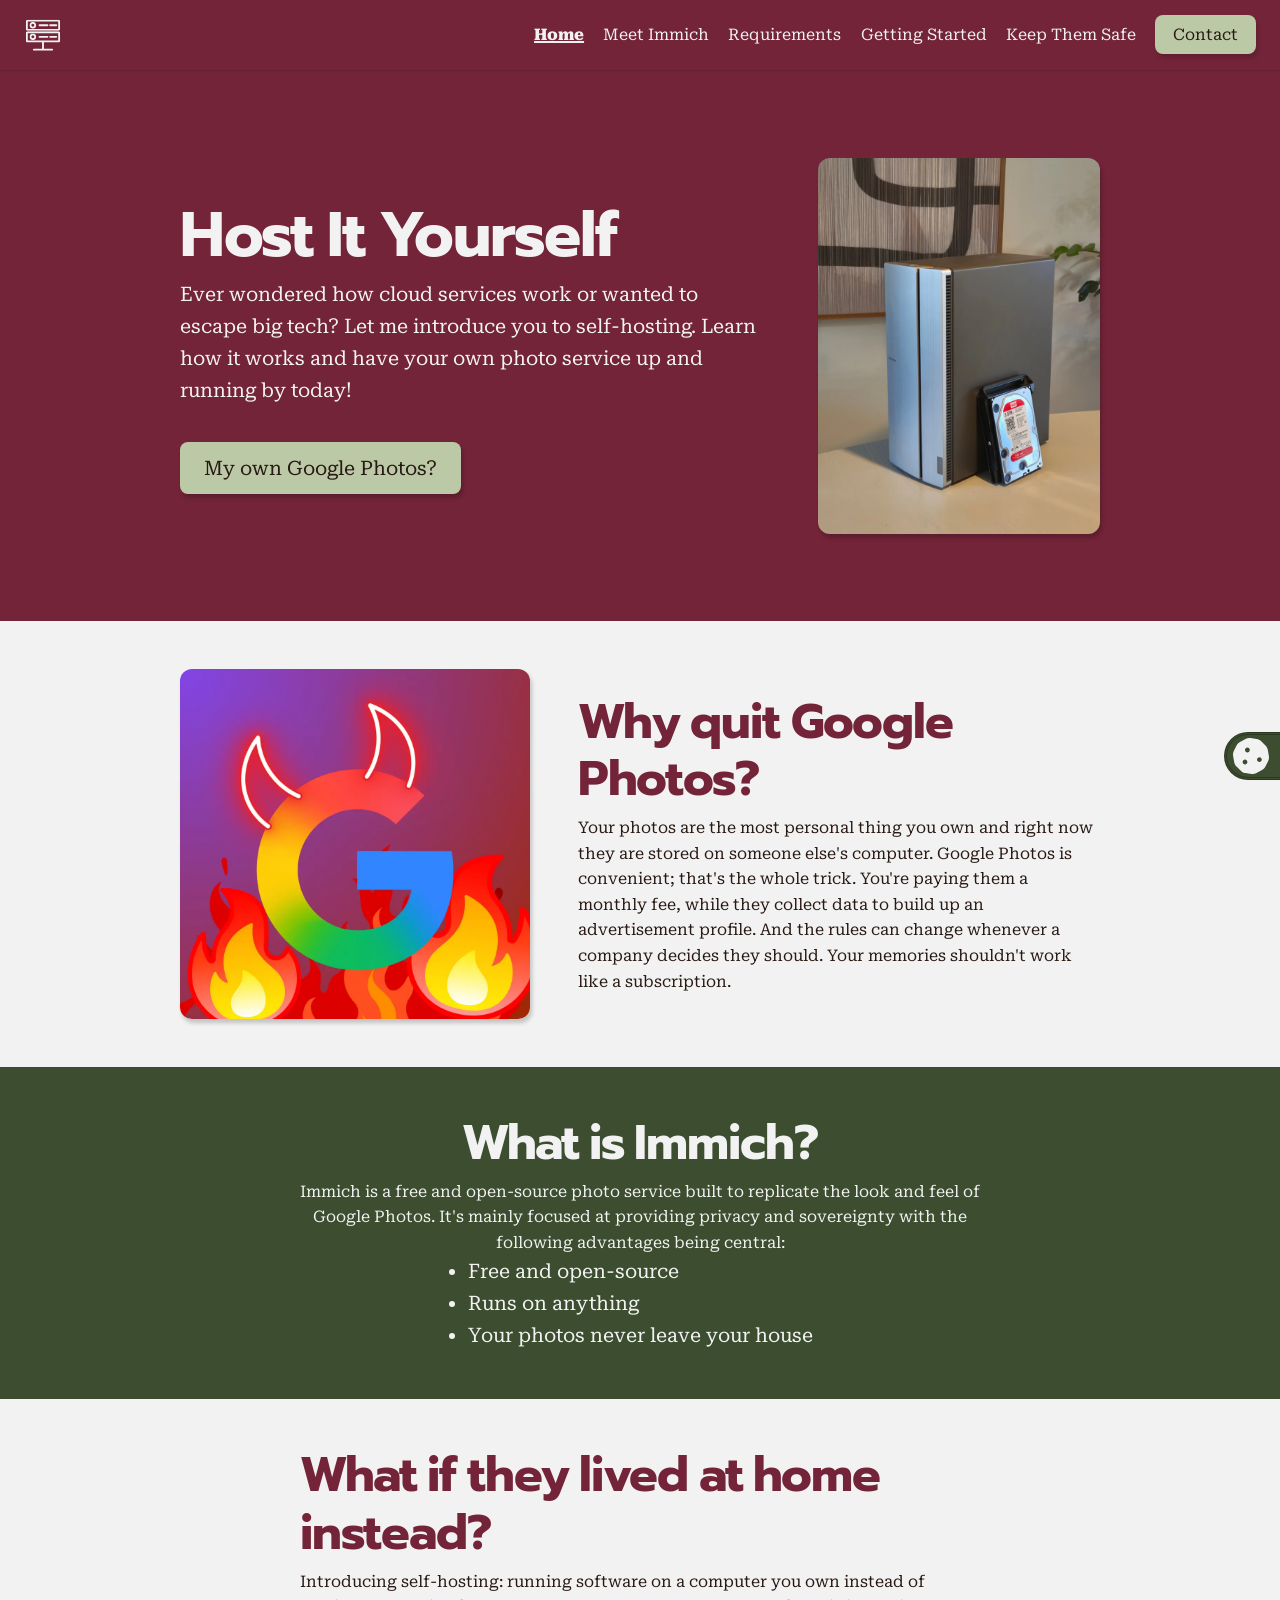
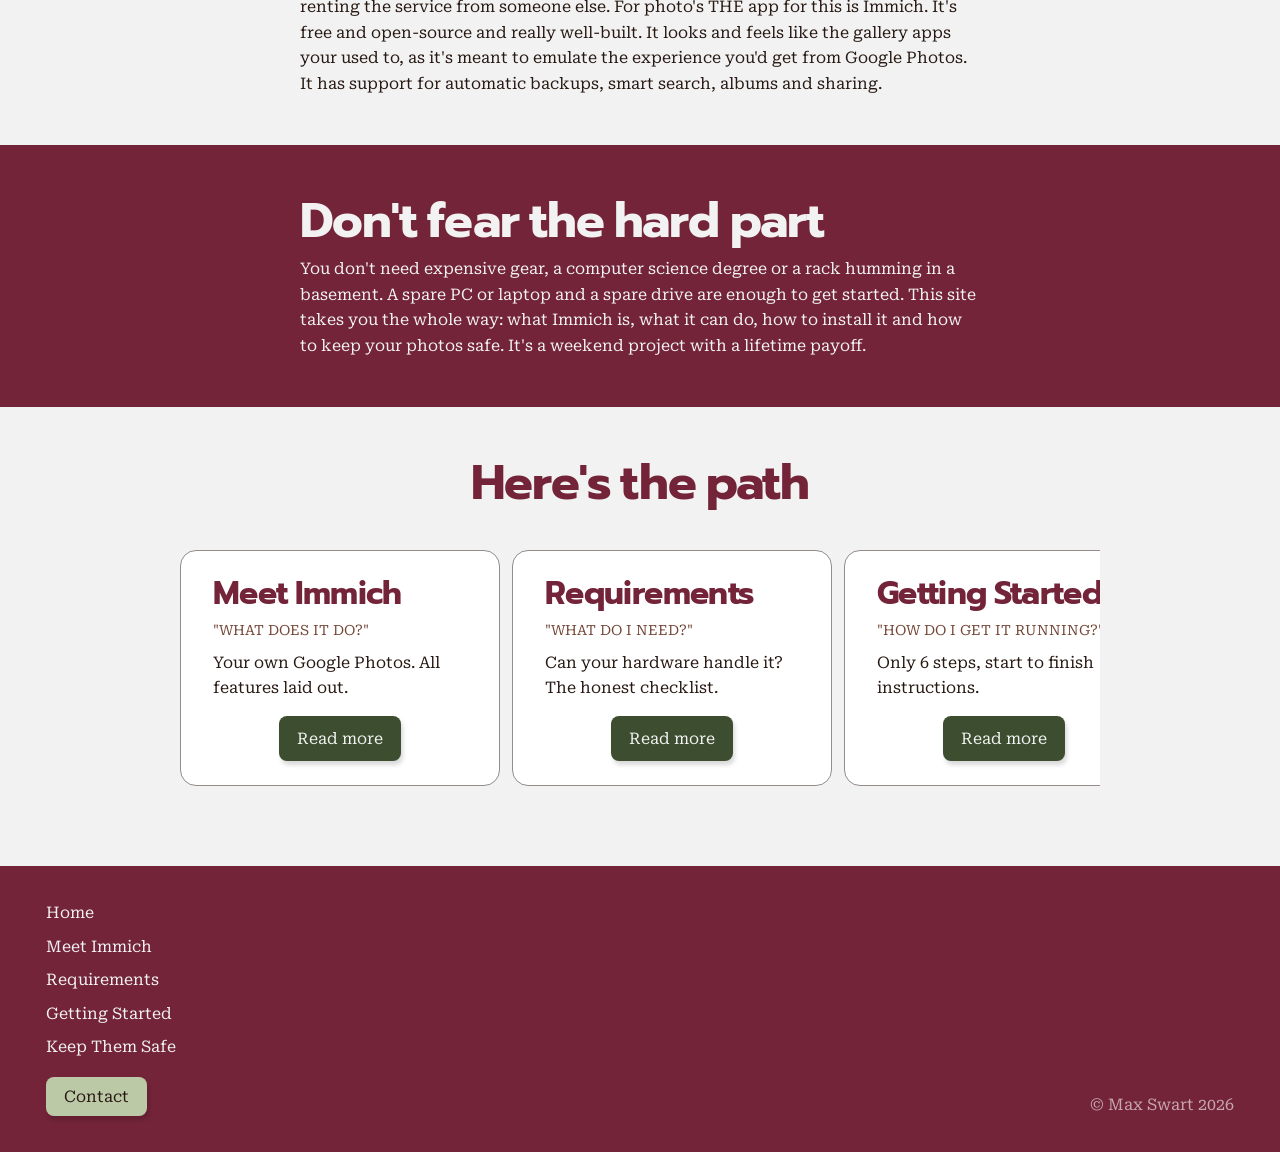
<file: exam/index.html>
<!DOCTYPE html>
<html lang="en">
	<head>
		<meta charset="UTF-8" />
		<meta name="viewport" content="width=device-width, initial-scale=1.0" />
		<meta name="author" content="Max Swart" />
		<meta
			name="description"
			content="Google Photos gave you free storage, then took it back. Here is what it costs to keep your own photo library on hardware you actually own."
		/>
		<meta
			name="keywords"
			content="Immich, Self-Hosting, Homelabbing, Google Photos, Storage"
		/>
		<title>Host It Yourself</title>
		<link rel="stylesheet" type="text/css" href="css/style.css" />
		<link rel="icon" type="image/png" href="./img/favicon_32x32.png" />
	</head>
	<body>
		<section id="cookies">
			<svg xmlns="http://www.w3.org/2000/svg" viewBox="0 0 640 640">
				<path
					d="M311.2 81C289.1 77.9 266.6 81.9 246.8 92.4L172.8 131.9C153.1 142.4 137.2 158.9 127.4 179L90.7 254.6C80.9 274.7 77.7 297.5 81.6 319.5L96.1 402.3C100 424.4 110.7 444.6 126.8 460.2L187.1 518.6C203.2 534.2 223.7 544.2 245.8 547.3L328.8 559C350.9 562.1 373.4 558.1 393.2 547.6L467.2 508.1C486.9 497.6 502.8 481.1 512.6 460.9L549.3 385.4C559.1 365.3 562.3 342.5 558.4 320.5L543.8 237.7C539.9 215.6 529.2 195.4 513.1 179.8L452.9 121.5C436.8 105.9 416.3 95.9 394.2 92.8L311.2 81zM272 208C289.7 208 304 222.3 304 240C304 257.7 289.7 272 272 272C254.3 272 240 257.7 240 240C240 222.3 254.3 208 272 208zM208 400C208 382.3 222.3 368 240 368C257.7 368 272 382.3 272 400C272 417.7 257.7 432 240 432C222.3 432 208 417.7 208 400zM432 336C449.7 336 464 350.3 464 368C464 385.7 449.7 400 432 400C414.3 400 400 385.7 400 368C400 350.3 414.3 336 432 336z"
				/>
			</svg>
			<p>This page does not store or read cookies.</p>
		</section>

		<nav>
			<a href="./index.html">
				<img
					src="./img/logo.svg"
					alt="Host It Yourself logo"
					title="Home"
					id="navbar-logo"
				/>
			</a>

			<input type="checkbox" id="menu-checkbox" />
			<section id="hamburger">
				<span></span><span></span><span></span>
			</section>

			<ul>
				<li>
					<a class="selected" href="./index.html">Home</a>
				</li>
				<li>
					<a href="./meet-immich.html">Meet Immich</a>
				</li>
				<li>
					<a href="./requirements.html">Requirements</a>
				</li>
				<li>
					<a href="./getting-started.html">Getting Started</a>
				</li>
				<li>
					<a href="./keep-them-safe.html">Keep Them Safe</a>
				</li>
				<li>
					<a class="button accent" href="./contact.html">Contact</a>
				</li>
			</ul>
		</nav>

		<main>
			<header id="homepage-header">
				<section>
					<h1>Host It Yourself</h1>
					<p>
						Ever wondered how cloud services work or wanted to
						escape big tech? Let me introduce you to self-hosting.
						Learn how it works and have your own photo service up
						and running by today!
					</p>
					<a class="button accent large" href="./meet-immich.html"
						>My own Google Photos?</a
					>
				</section>

				<img
					src="./img/homepage-header.webp"
					alt="A picture of a gray desktop computer on a dining table with a hard drive leaning against it. In the background hangs a painting and stands a plant."
					title="Desktop PC on a dining table"
				/>

				<svg id="header-arrow">
					<path
						d="M12 4V20M12 20L18 14M12 20L6 14"
						stroke="currentColor"
						stroke-width="2"
						stroke-linecap="round"
						stroke-linejoin="round"
					/>
				</svg>
			</header>

			<section class="hero">
				<img
					src="./img/google-devil.webp"
					alt="A graphic of the Google logo with bright neon horns. The background is a purple to red gradient with red flames that surround the Google logo."
					title="Google logo with neon horns"
				/>

				<article>
					<h2>Why quit Google Photos?</h2>
					<p>
						Your photos are the most personal thing you own and
						right now they are stored on someone else&apos;s
						computer. Google Photos is convenient&semi; that&apos;s
						the whole trick. You&apos;re paying them a monthly fee,
						while they collect data to build up an advertisement
						profile. And the rules can change whenever a company
						decides they should. Your memories shouldn&apos;t work
						like a subscription.
					</p>
				</article>
			</section>

			<section class="hero small secondary centered">
				<article>
					<h2>What is Immich?</h2>
					<p>
						Immich is a free and open-source photo service built to
						replicate the look and feel of Google Photos. It&apos;s
						mainly focused at providing privacy and sovereignty with
						the following advantages being central:
					</p>
					<ul>
						<li>Free and open-source</li>
						<li>Runs on anything</li>
						<li>Your photos never leave your house</li>
					</ul>
				</article>
			</section>

			<section class="hero small">
				<article>
					<h2>What if they lived at home instead?</h2>
					<p>
						Introducing self-hosting: running software on a computer
						you own instead of renting the service from someone
						else. For photo&apos;s THE app for this is Immich.
						It&apos;s free and open-source and really well-built. It
						looks and feels like the gallery apps your used to, as
						it&apos;s meant to emulate the experience you&apos;d get
						from Google Photos. It has support for automatic
						backups, smart search, albums and sharing.
					</p>
				</article>
			</section>

			<section class="hero small primary">
				<article>
					<h2>Don't fear the hard part</h2>
					<p>
						You don&apos;t need expensive gear, a computer science
						degree or a rack humming in a basement. A spare PC or
						laptop and a spare drive are enough to get started. This
						site takes you the whole way: what Immich is, what it
						can do, how to install it and how to keep your photos
						safe. It&apos;s a weekend project with a lifetime
						payoff.
					</p>
				</article>
			</section>

			<section class="hero" id="homepage-path-section">
				<h2>Here's the path</h2>
				<section id="homepage-card-container">
					<article class="homepage-card">
						<h3>Meet Immich</h3>
						<p class="homepage-card-quote">"What does it do?"</p>
						<p class="homepage-card-description">
							Your own Google Photos. All features laid out.
						</p>
						<a href="./meet-immich.html" class="button secondary">
							Read more
						</a>
					</article>

					<article class="homepage-card">
						<h3>Requirements</h3>
						<p class="homepage-card-quote">"What do I need?"</p>
						<p class="homepage-card-description">
							Can your hardware handle it? The honest checklist.
						</p>
						<a href="./requirements.html" class="button secondary">
							Read more
						</a>
					</article>

					<article class="homepage-card">
						<h3>Getting Started</h3>
						<p class="homepage-card-quote">
							"How do I get it running?"
						</p>
						<p class="homepage-card-description">
							Only 6 steps, start to finish instructions.
						</p>
						<a
							href="./getting-started.html"
							class="button secondary"
						>
							Read more
						</a>
					</article>

					<article class="homepage-card">
						<h3>Keep Them Safe</h3>
						<p class="homepage-card-quote">
							"How do I keep my pictures safe?"
						</p>
						<p class="homepage-card-description">
							Data retention: explained.
						</p>
						<a
							href="./keep-them-safe.html"
							class="button secondary"
						>
							Read more
						</a>
					</article>
				</section>
			</section>

			<footer>
				<ul>
					<li>
						<a href="./index.html">Home</a>
					</li>
					<li>
						<a href="./meet-immich.html">Meet Immich</a>
					</li>
					<li>
						<a href="./requirements.html">Requirements</a>
					</li>
					<li>
						<a href="./getting-started.html">Getting Started</a>
					</li>
					<li>
						<a href="./keep-them-safe.html">Keep Them Safe</a>
					</li>
					<li>
						<a class="button accent" href="./contact.html"
							>Contact</a
						>
					</li>
				</ul>
				<p>&copy; Max Swart 2026</p>
			</footer>
		</main>
	</body>
</html>
</file>
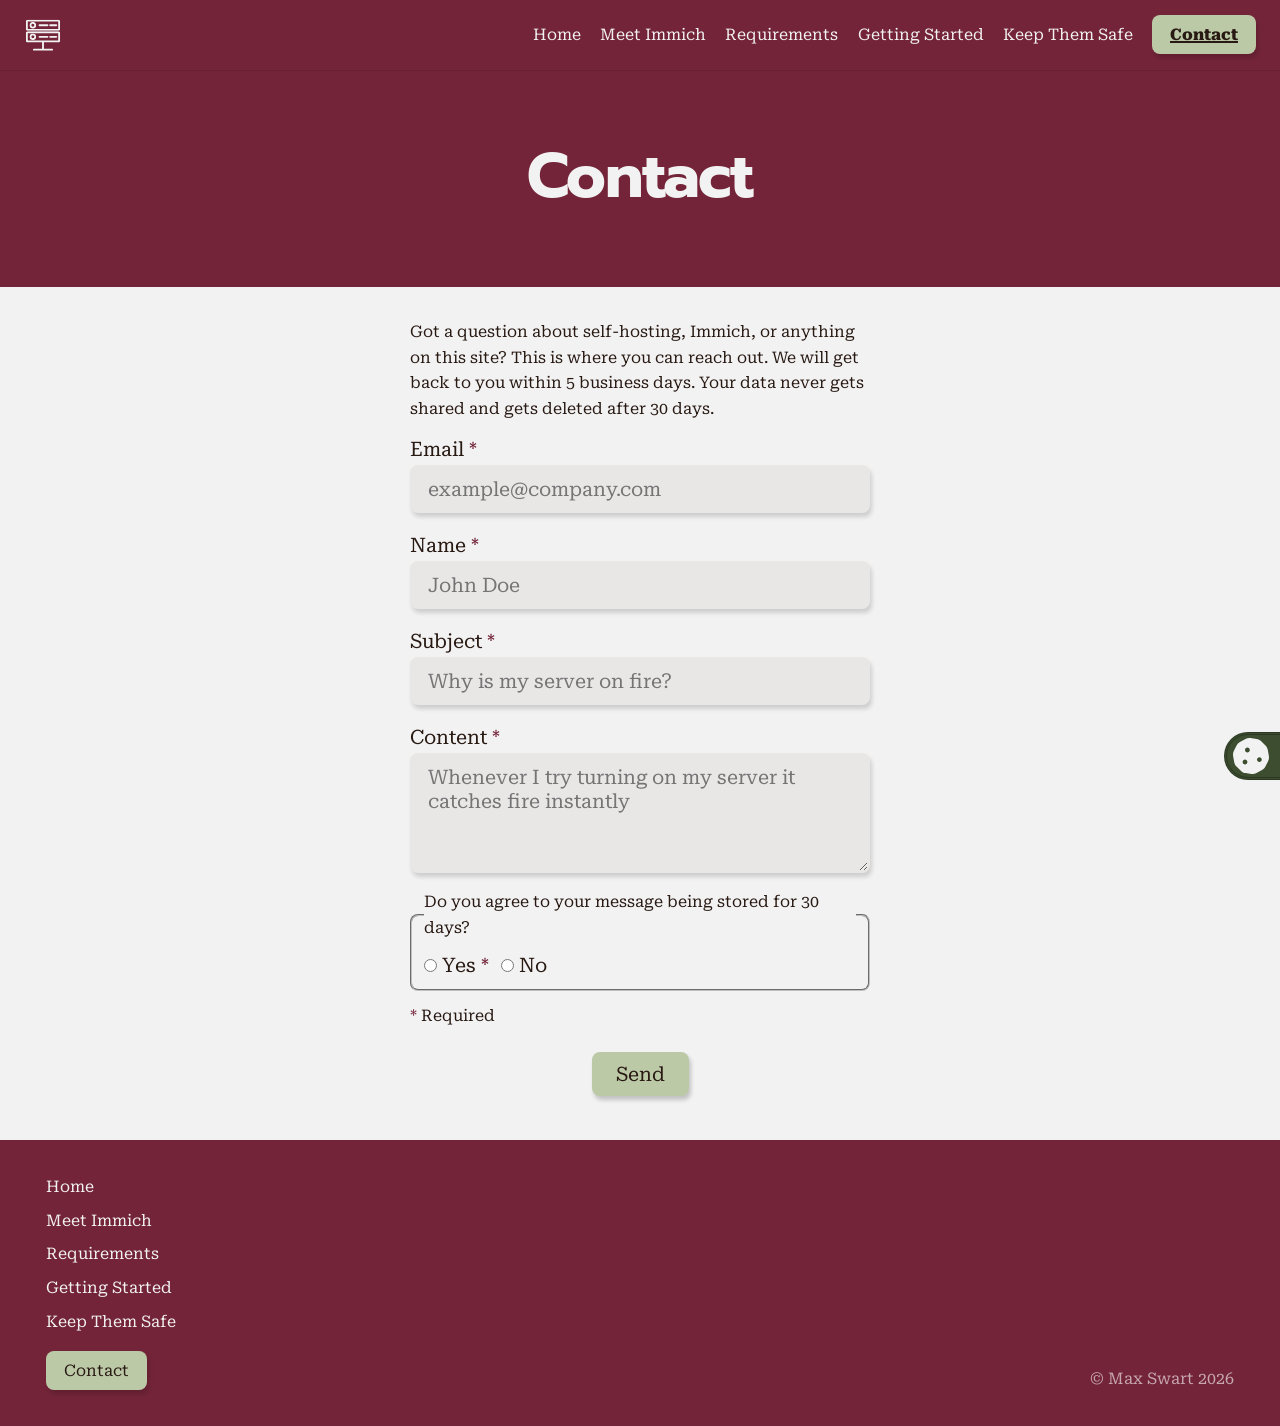
<file: exam/contact.html>
<!DOCTYPE html>
<html lang="en">
	<head>
		<meta charset="UTF-8" />
		<meta name="viewport" content="width=device-width, initial-scale=1.0" />
		<meta name="author" content="Max Swart" />
		<meta
			name="description"
			content="Questions about hosting Immich at home? Send a message and you will get an answer within five business days."
		/>
		<meta
			name="keywords"
			content="Immich, Self-Hosting, Homelabbing, Google Photos, Storage"
		/>
		<title>Contact - Host It Yourself</title>
		<link rel="stylesheet" type="text/css" href="css/style.css" />
		<link rel="icon" type="image/png" href="./img/favicon_32x32.png" />
	</head>
	<body>
		<section id="cookies">
			<svg xmlns="http://www.w3.org/2000/svg" viewBox="0 0 640 640">
				<path
					d="M311.2 81C289.1 77.9 266.6 81.9 246.8 92.4L172.8 131.9C153.1 142.4 137.2 158.9 127.4 179L90.7 254.6C80.9 274.7 77.7 297.5 81.6 319.5L96.1 402.3C100 424.4 110.7 444.6 126.8 460.2L187.1 518.6C203.2 534.2 223.7 544.2 245.8 547.3L328.8 559C350.9 562.1 373.4 558.1 393.2 547.6L467.2 508.1C486.9 497.6 502.8 481.1 512.6 460.9L549.3 385.4C559.1 365.3 562.3 342.5 558.4 320.5L543.8 237.7C539.9 215.6 529.2 195.4 513.1 179.8L452.9 121.5C436.8 105.9 416.3 95.9 394.2 92.8L311.2 81zM272 208C289.7 208 304 222.3 304 240C304 257.7 289.7 272 272 272C254.3 272 240 257.7 240 240C240 222.3 254.3 208 272 208zM208 400C208 382.3 222.3 368 240 368C257.7 368 272 382.3 272 400C272 417.7 257.7 432 240 432C222.3 432 208 417.7 208 400zM432 336C449.7 336 464 350.3 464 368C464 385.7 449.7 400 432 400C414.3 400 400 385.7 400 368C400 350.3 414.3 336 432 336z"
				/>
			</svg>
			<p>This page does not store or read cookies.</p>
		</section>

		<nav>
			<a href="./index.html">
				<img
					src="./img/logo.svg"
					alt="Host It Yourself logo"
					title="Home"
					id="navbar-logo"
				/>
			</a>

			<input type="checkbox" id="menu-checkbox" />
			<section id="hamburger">
				<span></span><span></span><span></span>
			</section>

			<ul>
				<li>
					<a href="./index.html">Home</a>
				</li>
				<li>
					<a href="./meet-immich.html">Meet Immich</a>
				</li>
				<li>
					<a href="./requirements.html">Requirements</a>
				</li>
				<li>
					<a href="./getting-started.html">Getting Started</a>
				</li>
				<li>
					<a href="./keep-them-safe.html">Keep Them Safe</a>
				</li>
				<li>
					<a class="button accent selected" href="./contact.html"
						>Contact</a
					>
				</li>
			</ul>
		</nav>

		<main>
			<header id="contact-header">
				<section>
					<h1>Contact</h1>
				</section>
			</header>

			<section id="contact-page">
				<p>
					Got a question about self-hosting, Immich, or anything on
					this site? This is where you can reach out. We will get back
					to you within 5 business days. Your data never gets shared
					and gets deleted after 30 days.
				</p>

				<form action="/api/contact-form-submission" method="post">
					<label for="email">
						Email <span class="red">*</span>
					</label>
					<input
						type="email"
						name="email"
						id="email"
						placeholder="example@company.com"
						required
					/>
					<label for="name"> Name <span class="red">*</span> </label>
					<input
						type="text"
						name="name"
						id="name"
						placeholder="John Doe"
						required
					/>
					<label for="subject">
						Subject <span class="red">*</span>
					</label>
					<input
						type="text"
						name="subject"
						id="subject"
						placeholder="Why is my server on fire?"
						required
					/>
					<label for="content">
						Content <span class="red">*</span>
					</label>
					<textarea
						rows="4"
						name="content"
						id="content"
						placeholder="Whenever I try turning on my server it catches fire instantly"
						required
					></textarea>
					<fieldset>
						<legend>
							Do you agree to your message being stored for 30
							days?
						</legend>
						<label
							><input
								type="radio"
								name="radio"
								value="yes"
								required
							/>
							Yes <span class="red">*</span></label
						>
						<label
							><input type="radio" name="radio" value="no" />
							No</label
						>
					</fieldset>
					<p><span class="red">*</span> Required</p>
					<input
						class="button large accent"
						type="submit"
						value="Send"
					/>
				</form>
			</section>

			<footer>
				<ul>
					<li>
						<a href="./index.html">Home</a>
					</li>
					<li>
						<a href="./meet-immich.html">Meet Immich</a>
					</li>
					<li>
						<a href="./requirements.html">Requirements</a>
					</li>
					<li>
						<a href="./getting-started.html">Getting Started</a>
					</li>
					<li>
						<a href="./keep-them-safe.html">Keep Them Safe</a>
					</li>
					<li>
						<a class="button accent" href="./contact.html"
							>Contact</a
						>
					</li>
				</ul>
				<p>&copy; Max Swart 2026</p>
			</footer>
		</main>
	</body>
</html>
</file>
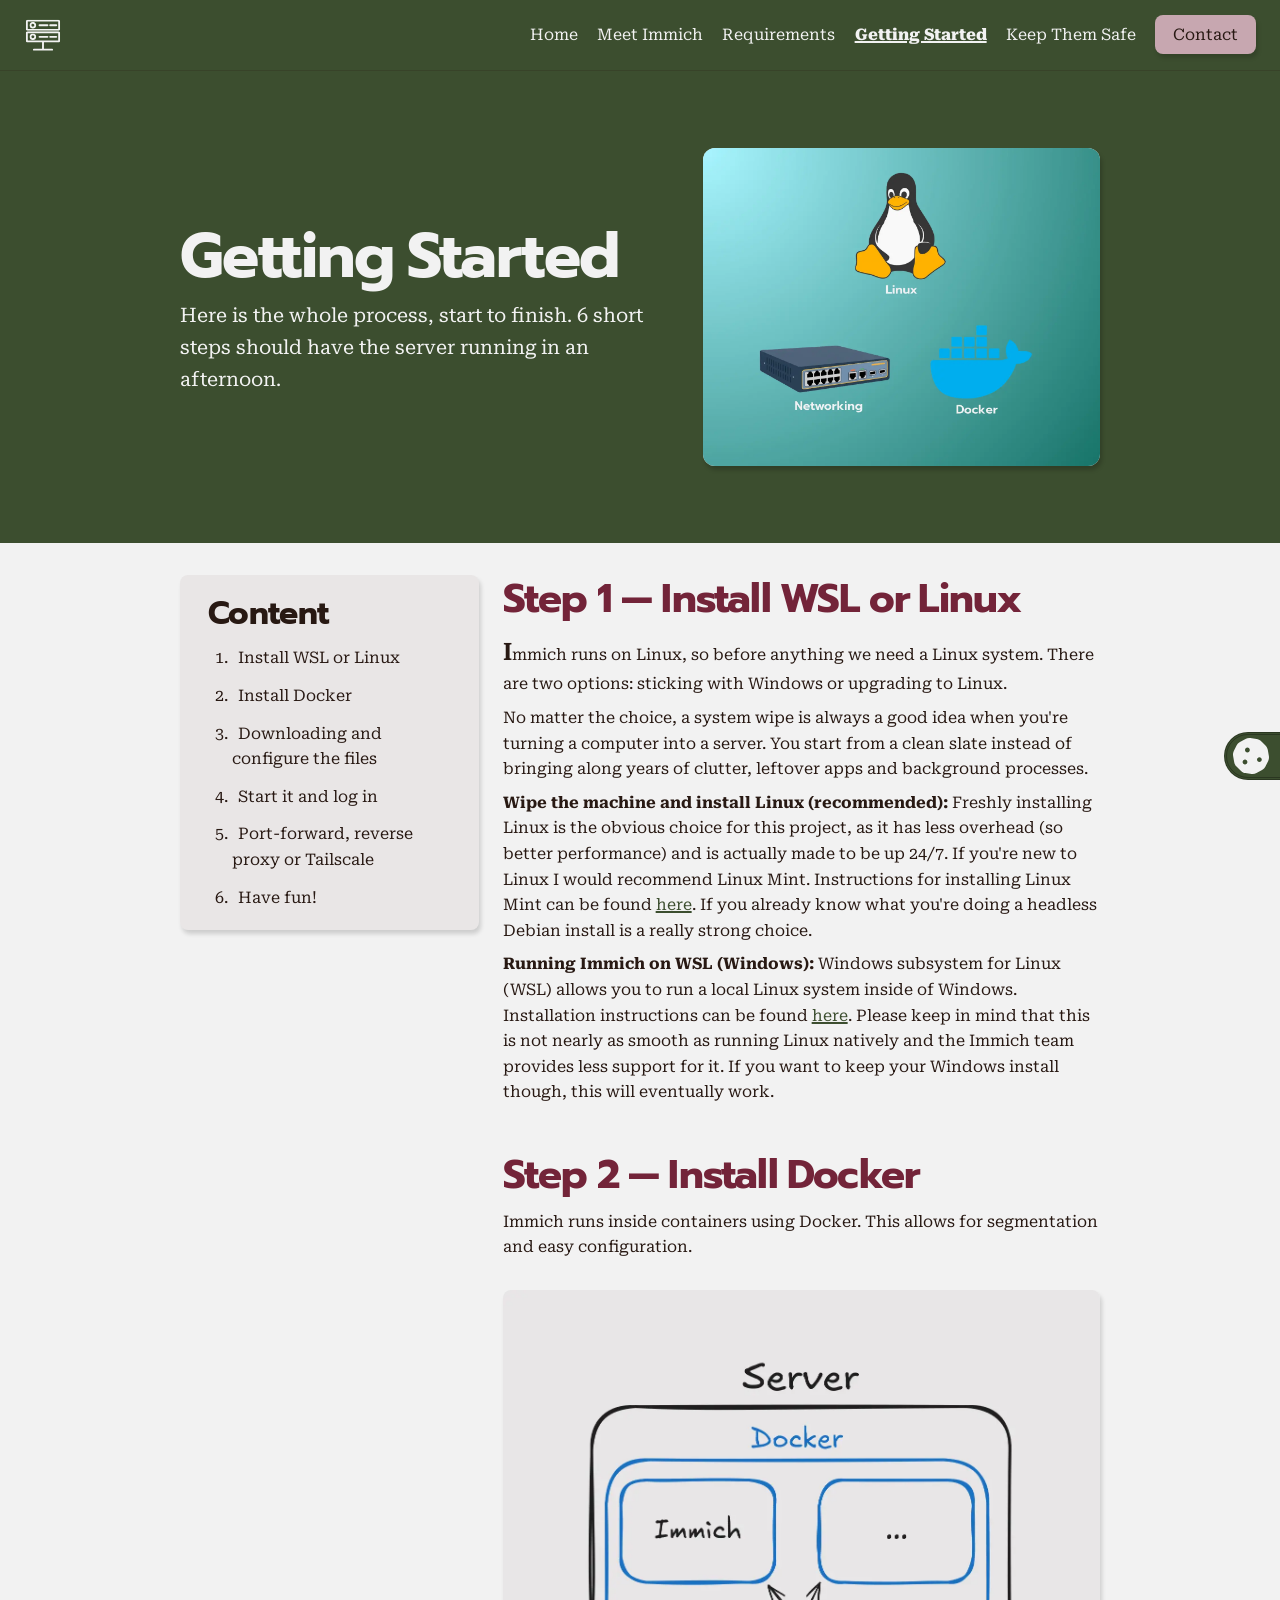
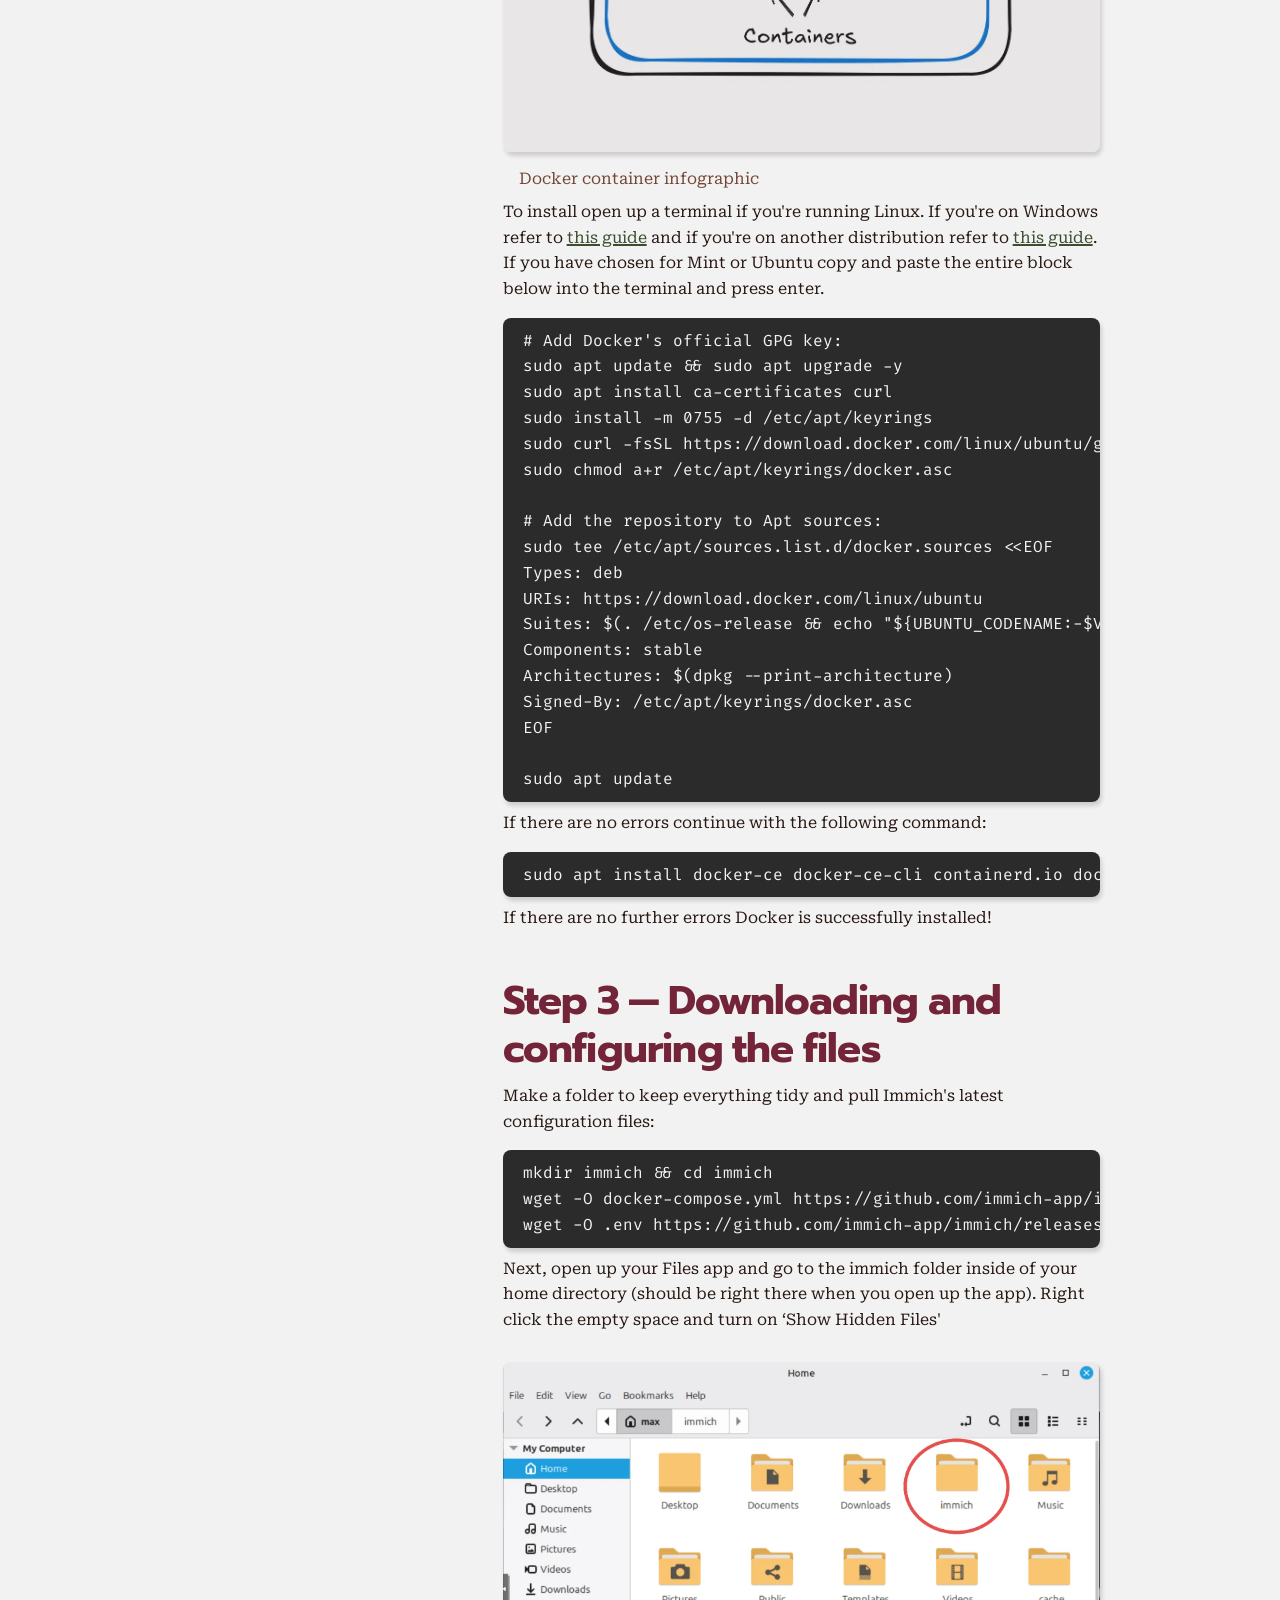
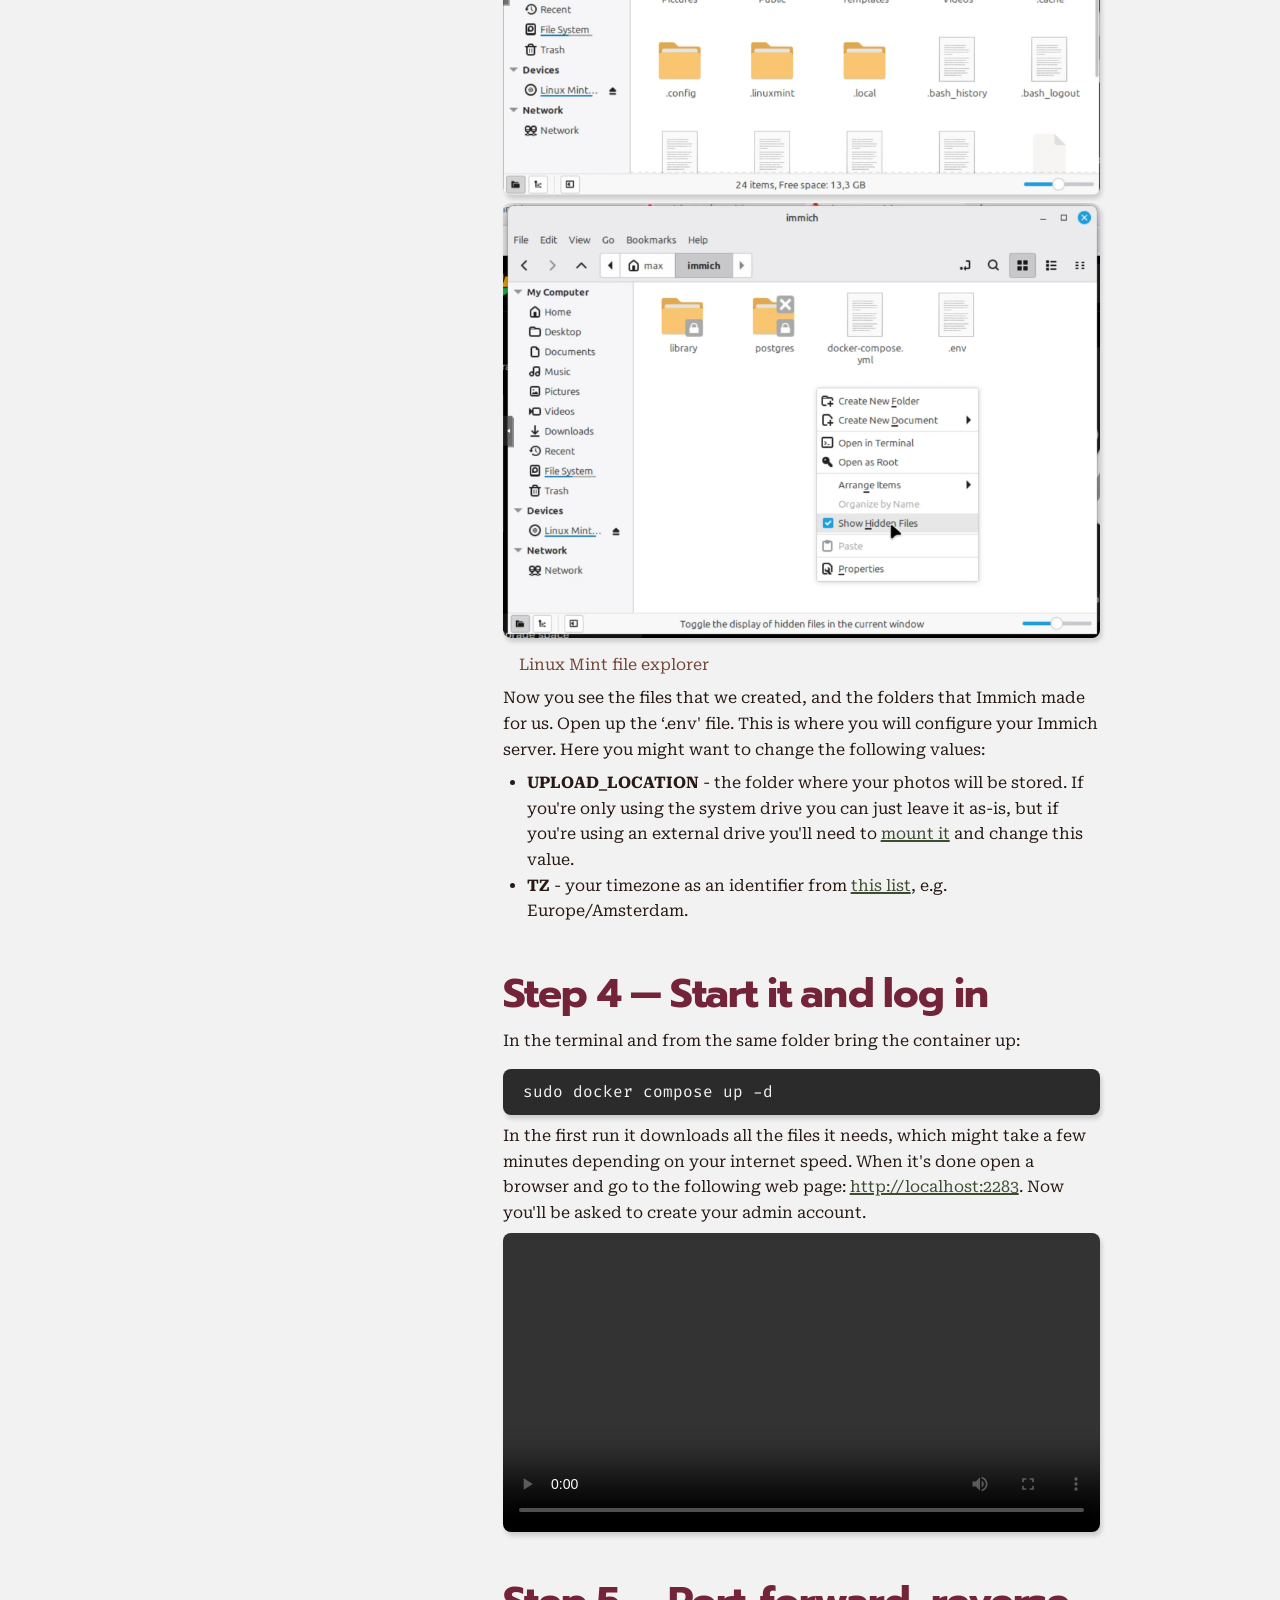
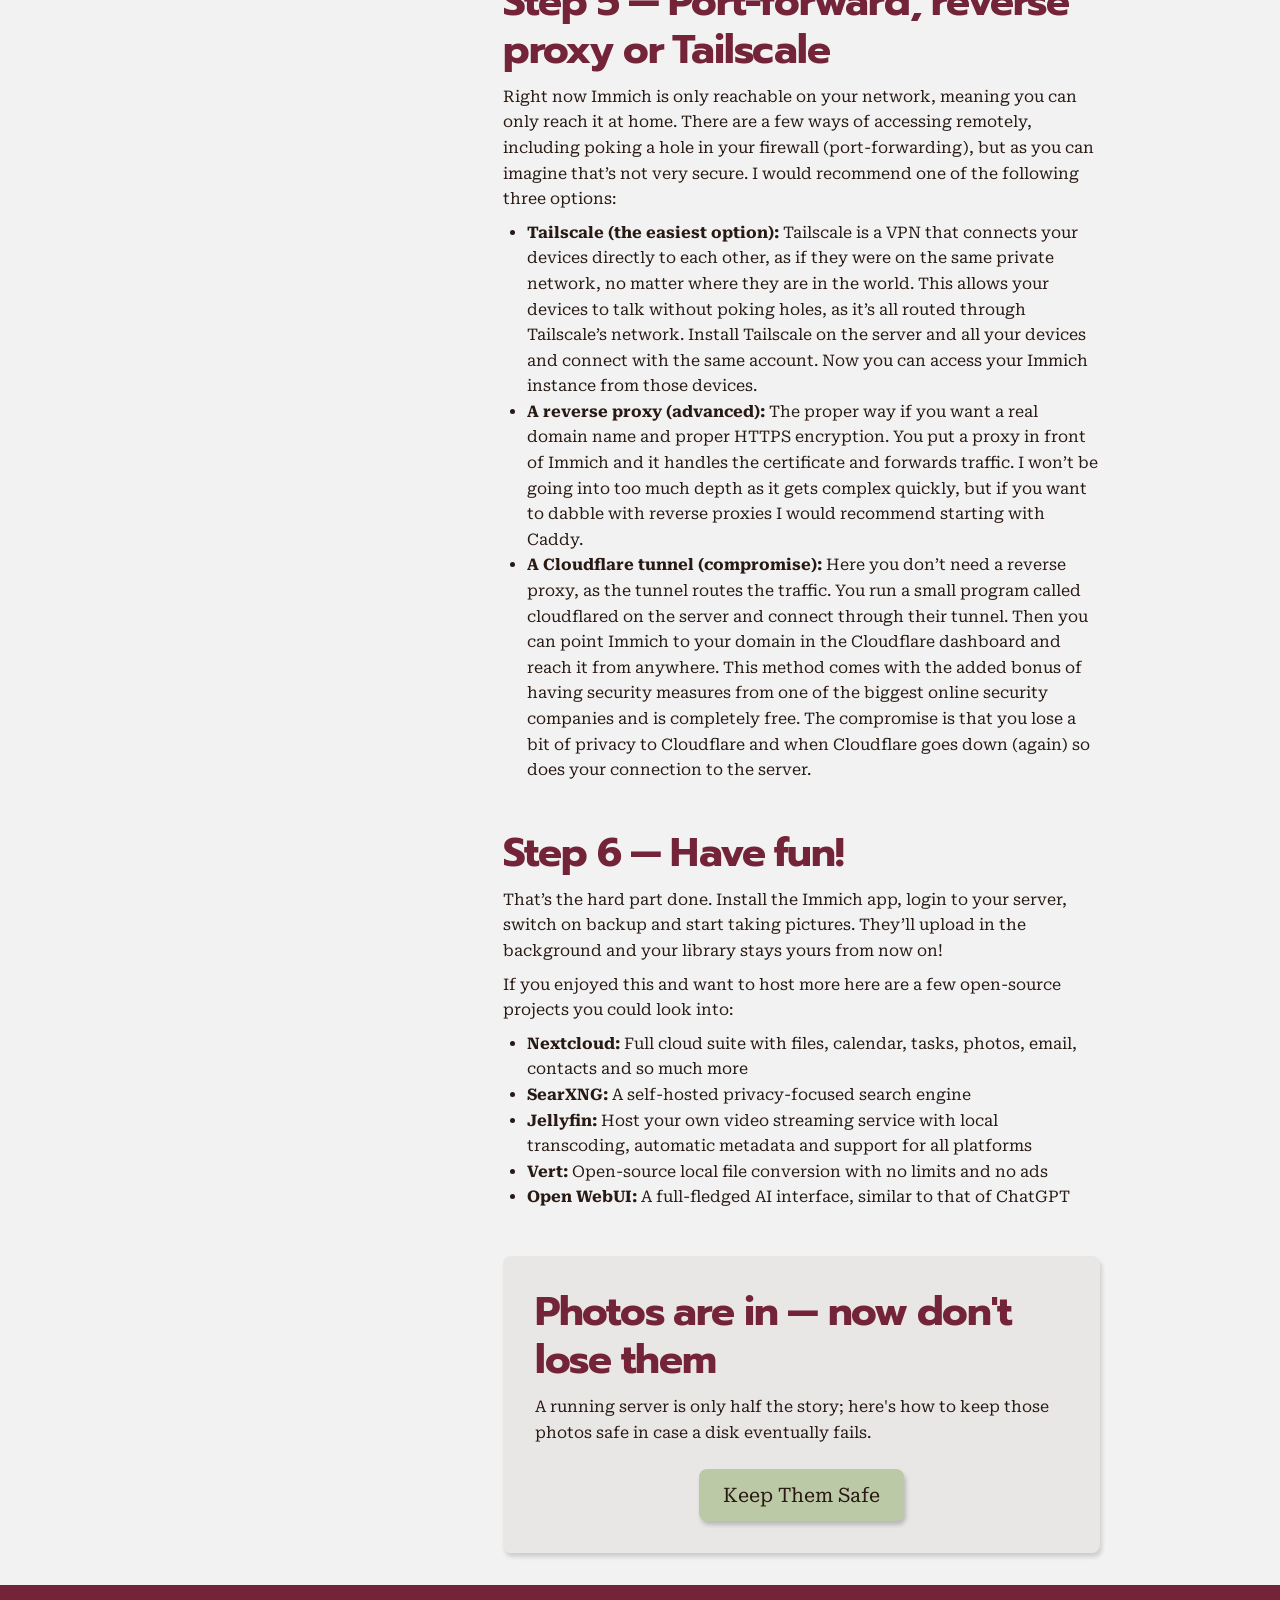
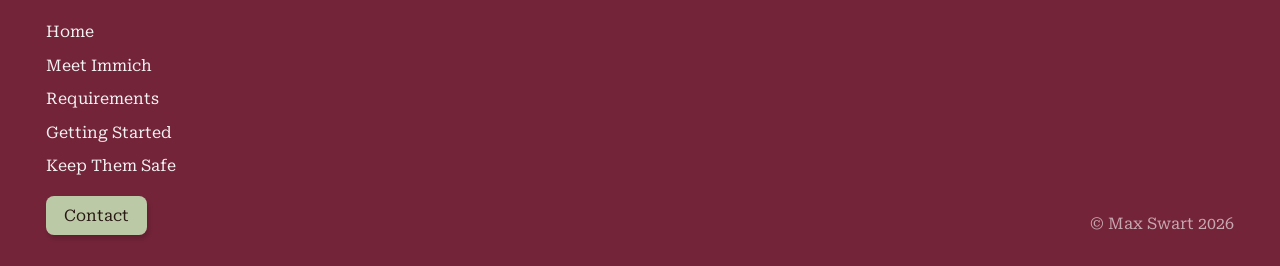
<file: exam/getting-started.html>
<!DOCTYPE html>
<html lang="en">
	<head>
		<meta charset="UTF-8" />
		<meta name="viewport" content="width=device-width, initial-scale=1.0" />
		<meta name="author" content="Max Swart" />
		<meta
			name="description"
			content="Install Immich step by step with Docker. Prepare your machine, write the compose file, start the stack and open it in your browser."
		/>
		<meta
			name="keywords"
			content="Immich, Self-Hosting, Homelabbing, Google Photos, Storage"
		/>
		<title>Getting Started - Host It Yourself</title>
		<link rel="stylesheet" type="text/css" href="css/style.css" />
		<link rel="icon" type="image/png" href="./img/favicon_32x32.png" />
	</head>
	<body>
		<section id="cookies">
			<svg xmlns="http://www.w3.org/2000/svg" viewBox="0 0 640 640">
				<path
					d="M311.2 81C289.1 77.9 266.6 81.9 246.8 92.4L172.8 131.9C153.1 142.4 137.2 158.9 127.4 179L90.7 254.6C80.9 274.7 77.7 297.5 81.6 319.5L96.1 402.3C100 424.4 110.7 444.6 126.8 460.2L187.1 518.6C203.2 534.2 223.7 544.2 245.8 547.3L328.8 559C350.9 562.1 373.4 558.1 393.2 547.6L467.2 508.1C486.9 497.6 502.8 481.1 512.6 460.9L549.3 385.4C559.1 365.3 562.3 342.5 558.4 320.5L543.8 237.7C539.9 215.6 529.2 195.4 513.1 179.8L452.9 121.5C436.8 105.9 416.3 95.9 394.2 92.8L311.2 81zM272 208C289.7 208 304 222.3 304 240C304 257.7 289.7 272 272 272C254.3 272 240 257.7 240 240C240 222.3 254.3 208 272 208zM208 400C208 382.3 222.3 368 240 368C257.7 368 272 382.3 272 400C272 417.7 257.7 432 240 432C222.3 432 208 417.7 208 400zM432 336C449.7 336 464 350.3 464 368C464 385.7 449.7 400 432 400C414.3 400 400 385.7 400 368C400 350.3 414.3 336 432 336z"
				/>
			</svg>
			<p>This page does not store or read cookies.</p>
		</section>

		<nav class="accent">
			<a href="./index.html">
				<img
					src="./img/logo.svg"
					alt="Host It Yourself logo"
					title="Home"
					id="navbar-logo"
				/>
			</a>

			<input type="checkbox" id="menu-checkbox" />
			<section id="hamburger">
				<span></span><span></span><span></span>
			</section>

			<ul>
				<li>
					<a href="./index.html">Home</a>
				</li>
				<li>
					<a href="./meet-immich.html">Meet Immich</a>
				</li>
				<li>
					<a href="./requirements.html">Requirements</a>
				</li>
				<li>
					<a class="selected" href="./getting-started.html"
						>Getting Started</a
					>
				</li>
				<li>
					<a href="./keep-them-safe.html">Keep Them Safe</a>
				</li>
				<li>
					<a class="button subtle" href="./contact.html">Contact</a>
				</li>
			</ul>
		</nav>
		<main>
			<header>
				<section>
					<h1>Getting Started</h1>
					<p>
						Here is the whole process, start to finish. 6 short
						steps should have the server running in an afternoon.
					</p>
				</section>

				<img
					src="./img/getting-started-header.webp"
					alt="Graphic with 3 items: the Linux mascot Tux, a router and the Docker logo. The three items are arranged in a triangle shape and they have corresponding labels in white. The background is a blue gradient going from light to dark blue."
					class="transparent"
					title="Three requirements to Immich"
				/>
			</header>

			<section class="article-page">
				<aside id="content">
					<h2>Content</h2>
					<ol>
						<li>
							<a href="#install-wsl-or-linux"
								>Install WSL or Linux</a
							>
						</li>
						<li>
							<a href="#install-docker">Install Docker</a>
						</li>
						<li>
							<a href="#downloading-and-configuring-the-files"
								>Downloading and configure the files</a
							>
						</li>
						<li>
							<a href="#start-it-and-log-in"
								>Start it and log in</a
							>
						</li>
						<li>
							<a href="#port-forward-reverse-proxy-or-tailscale"
								>Port-forward, reverse proxy or Tailscale</a
							>
						</li>
						<li>
							<a href="#have-fun">Have fun!</a>
						</li>
					</ol>
				</aside>
				<article>
					<section id="install-wsl-or-linux">
						<h3>Step 1 &mdash; Install WSL or Linux</h3>
						<p>
							Immich runs on Linux, so before anything we need a
							Linux system. There are two options&colon; sticking
							with Windows or upgrading to Linux.
						</p>
						<p>
							No matter the choice, a system wipe is always a good
							idea when you're turning a computer into a server.
							You start from a clean slate instead of bringing
							along years of clutter, leftover apps and background
							processes.
						</p>
						<p>
							<strong
								>Wipe the machine and install Linux
								(recommended)&colon;</strong
							>
							Freshly installing Linux is the obvious choice for
							this project, as it has less overhead (so better
							performance) and is actually made to be up 24&sol;7.
							If you&apos;re new to Linux I would recommend Linux
							Mint. Instructions for installing Linux Mint can be
							found
							<a
								href="https://linuxmint-installation-guide.readthedocs.io/en/latest/choose.html"
								target="_blank"
								rel="noopener"
								>here</a
							>. If you already know what you&apos;re doing a
							headless Debian install is a really strong choice.
						</p>
						<p>
							<strong
								>Running Immich on WSL (Windows)&colon;</strong
							>
							Windows subsystem for Linux (WSL) allows you to run
							a local Linux system inside of Windows. Installation
							instructions can be found
							<a
								href="https://learn.microsoft.com/en-us/windows/wsl/install"
								target="_blank"
								rel="noopener"
								>here</a
							>. Please keep in mind that this is not nearly as
							smooth as running Linux natively and the Immich team
							provides less support for it. If you want to keep
							your Windows install though, this will eventually
							work.
						</p>
					</section>
					<section id="install-docker">
						<h3>Step 2 &mdash; Install Docker</h3>
						<p>
							Immich runs inside containers using Docker. This
							allows for segmentation and easy configuration.
						</p>
						<figure>
							<img
								src="./img/docker-container-graphic.webp"
								alt="Graphic showing a box labeled “Server” With another box inside labeled “Docker”. The Docker box has two other boxes inside, both labeled as “Containers” with an arrow. One of the two boxes has the text “Immich” and one has the text “...” inside it."
								title="Docker container explanation"
							/>
							<figcaption>
								Docker container infographic
							</figcaption>
						</figure>
						<p>
							To install open up a terminal if you&apos;re running
							Linux. If you&apos;re on Windows refer to
							<a
								href="https://docs.docker.com/desktop/features/wsl/"
								target="_blank"
								rel="noopener"
								>this guide</a
							>
							and if you&apos;re on another distribution refer to
							<a
								href="https://docs.docker.com/engine/install/"
								target="_blank"
								rel="noopener"
								>this guide</a
							>. If you have chosen for Mint or Ubuntu copy and
							paste the entire block below into the terminal and
							press enter.
						</p>
						<pre
							class="codeblock"
						><code>&num; Add Docker&apos;s official GPG key&colon;
sudo apt update &amp;&amp; sudo apt upgrade -y
sudo apt install ca-certificates curl
sudo install -m 0755 -d &sol;etc&sol;apt&sol;keyrings
sudo curl -fsSL https&colon;&sol;&sol;download&period;docker&period;com&sol;linux&sol;ubuntu&sol;gpg -o &sol;etc&sol;apt&sol;keyrings&sol;docker&period;asc
sudo chmod a&plus;r &sol;etc&sol;apt&sol;keyrings&sol;docker&period;asc

&num; Add the repository to Apt sources&colon;
sudo tee &sol;etc&sol;apt&sol;sources&period;list&period;d&sol;docker&period;sources &lt;&lt;EOF
Types&colon; deb
URIs&colon; https&colon;&sol;&sol;download&period;docker&period;com&sol;linux&sol;ubuntu
Suites&colon; &dollar;&lpar;&period; &sol;etc&sol;os-release &amp;&amp; echo &quot;&dollar;&lcub;UBUNTU_CODENAME&colon;-&dollar;VERSION_CODENAME&rcub;&quot;&rpar;
Components&colon; stable
Architectures&colon; &dollar;&lpar;dpkg --print-architecture&rpar;
Signed-By&colon; &sol;etc&sol;apt&sol;keyrings&sol;docker&period;asc
EOF

sudo apt update</code></pre>
						<p>
							If there are no errors continue with the following
							command&colon;
						</p>
						<pre
							class="codeblock"
						><code>sudo apt install docker-ce docker-ce-cli containerd&period;io docker-buildx-plugin docker-compose-plugin -y</code></pre>
						<p>
							If there are no further errors Docker is
							successfully installed!
						</p>
					</section>
					<section id="downloading-and-configuring-the-files">
						<h3>
							Step 3 &mdash; Downloading and configuring the files
						</h3>
						<p>
							Make a folder to keep everything tidy and pull
							Immich&apos;s latest configuration files:
						</p>

						<pre
							class="codeblock"
						><code>mkdir immich &amp;&amp; cd immich
wget -O docker-compose&period;yml https&colon;&sol;&sol;github&period;com&sol;immich-app&sol;immich&sol;releases&sol;latest&sol;download&sol;docker-compose&period;yml
wget -O &period;env https&colon;&sol;&sol;github&period;com&sol;immich-app&sol;immich&sol;releases&sol;latest&sol;download&sol;example&period;env</code></pre>

						<p>
							Next, open up your Files app and go to the immich
							folder inside of your home directory (should be
							right there when you open up the app). Right click
							the empty space and turn on ‘Show Hidden Files&apos;
						</p>
						<figure>
							<img
								class="transparent"
								src="./img/mint-files-1.webp"
								alt="A picture of the Linux Mint file explorer showing 13 directories of which one is circled in red. The circled directory is called “immich”.  The file explorer is in a directory named “Home”."
								title="The folder we made"
							/>
							<img
								class="transparent"
								src="./img/mint-files-2.webp"
								alt="A picture of the Linux Mint file explorer showing the right-click menu with the mouse hovering over the option “Show Hidden Files”. The file explorer is in a directory named “immich”. This directory includes two folders and one two files."
								title="The hidden files now shown"
							/>
							<figcaption>Linux Mint file explorer</figcaption>
						</figure>
						<p>
							Now you see the files that we created, and the
							folders that Immich made for us. Open up the
							‘.env&apos; file. This is where you will configure
							your Immich server. Here you might want to change
							the following values:
						</p>
						<ul>
							<li>
								<strong>UPLOAD_LOCATION</strong> - the folder
								where your photos will be stored. If you&apos;re
								only using the system drive you can just leave
								it as-is, but if you&apos;re using an external
								drive you&apos;ll need to
								<a
									href="https://thelinuxcast.org/posts/2025/howtomountdrives/"
									target="_blank"
									rel="noopener"
									>mount it</a
								>
								and change this value.
							</li>
							<li>
								<strong>TZ</strong> - your timezone as an
								identifier from
								<a
									href="https://en.wikipedia.org/wiki/List_of_tz_database_time_zones#List"
									target="_blank"
									rel="noopener"
									>this list</a
								>, e.g. Europe/Amsterdam.
							</li>
						</ul>
					</section>
					<section id="start-it-and-log-in">
						<h3>Step 4 &mdash; Start it and log in</h3>
						<p>
							In the terminal and from the same folder bring the
							container up&colon;
						</p>
						<pre
							class="codeblock"
						><code>sudo docker compose up -d</code></pre>
						<p>
							In the first run it downloads all the files it
							needs, which might take a few minutes depending on
							your internet speed. When it&apos;s done open a
							browser and go to the following web page:
							<a
								href="http://localhost:2283"
								target="_blank"
								rel="noopener"
								>http://localhost:2283</a
							>. Now you&apos;ll be asked to create your admin
							account.
						</p>
						<video controls>
							<source
								src="./media/immich-showcase.mp4"
								type="video/mp4"
							/>
							<source
								src="./media/immich-showcase.ogg"
								type="video/ogg"
							/>
							Your browser does not support the video tag.
						</video>
					</section>
					<section id="port-forward-reverse-proxy-or-tailscale">
						<h3>
							Step 5 &mdash; Port-forward, reverse proxy or
							Tailscale
						</h3>
						<p>
							Right now Immich is only reachable on your
							network&comma; meaning you can only reach it at
							home&period; There are a few ways of accessing
							remotely&comma; including poking a hole in your
							firewall &lpar;port-forwarding&rpar;&comma; but as
							you can imagine that&rsquo;s not very secure&period;
							I would recommend one of the following three
							options&colon;
						</p>
						<ul>
							<li>
								<strong
									>Tailscale &lpar;the easiest
									option&rpar;&colon;</strong
								>
								Tailscale is a VPN that connects your devices
								directly to each other&comma; as if they were on
								the same private network&comma; no matter where
								they are in the world&period; This allows your
								devices to talk without poking holes&comma; as
								it&rsquo;s all routed through Tailscale&rsquo;s
								network&period; Install Tailscale on the server
								and all your devices and connect with the same
								account&period; Now you can access your Immich
								instance from those devices&period;
							</li>
							<li>
								<strong
									>A reverse proxy
									&lpar;advanced&rpar;&colon;</strong
								>
								The proper way if you want a real domain name
								and proper HTTPS encryption&period; You put a
								proxy in front of Immich and it handles the
								certificate and forwards traffic&period; I
								won&rsquo;t be going into too much depth as it
								gets complex quickly&comma; but if you want to
								dabble with reverse proxies I would recommend
								starting with Caddy&period;
							</li>
							<li>
								<strong
									>A Cloudflare tunnel
									&lpar;compromise&rpar;&colon;</strong
								>
								Here you don&rsquo;t need a reverse proxy&comma;
								as the tunnel routes the traffic&period; You run
								a small program called cloudflared on the server
								and connect through their tunnel&period; Then
								you can point Immich to your domain in the
								Cloudflare dashboard and reach it from
								anywhere&period; This method comes with the
								added bonus of having security measures from one
								of the biggest online security companies and is
								completely free&period; The compromise is that
								you lose a bit of privacy to Cloudflare and when
								Cloudflare goes down &lpar;again&rpar; so does
								your connection to the server&period;
							</li>
						</ul>
					</section>
					<section id="have-fun">
						<h3>Step 6 &mdash; Have fun!</h3>
						<p>
							That&rsquo;s the hard part done&period; Install the
							Immich app&comma; login to your server&comma; switch
							on backup and start taking pictures&period;
							They&rsquo;ll upload in the background and your
							library stays yours from now on&excl;
						</p>
						<p>
							If you enjoyed this and want to host more here are a
							few open-source projects you could look into&colon;
						</p>
						<ul>
							<li>
								<strong>Nextcloud&colon;</strong>

								Full cloud suite with files&comma;
								calendar&comma; tasks&comma; photos&comma;
								email&comma; contacts and so much more
							</li>
							<li>
								<strong>SearXNG&colon;</strong>
								A self-hosted privacy-focused search engine
							</li>
							<li>
								<strong>Jellyfin&colon;</strong>
								Host your own video streaming service with local
								transcoding&comma; automatic metadata and
								support for all platforms
							</li>
							<li>
								<strong>Vert&colon;</strong>
								Open-source local file conversion with no limits
								and no ads
							</li>
							<li>
								<strong>Open WebUI&colon;</strong>
								A full-fledged AI interface&comma; similar to
								that of ChatGPT
							</li>
						</ul>
					</section>
					<section class="next-page-cta">
						<h3>Photos are in — now don&apos;t lose them</h3>
						<p>
							A running server is only half the story; here's how
							to keep those photos safe in case a disk eventually
							fails.
						</p>
						<a
							href="./keep-them-safe.html"
							class="button large accent"
							>Keep Them Safe</a
						>
					</section>
				</article>
			</section>

			<footer>
				<ul>
					<li>
						<a href="./index.html">Home</a>
					</li>
					<li>
						<a href="./meet-immich.html">Meet Immich</a>
					</li>
					<li>
						<a href="./requirements.html">Requirements</a>
					</li>
					<li>
						<a href="./getting-started.html">Getting Started</a>
					</li>
					<li>
						<a href="./keep-them-safe.html">Keep Them Safe</a>
					</li>
					<li>
						<a class="button accent" href="./contact.html"
							>Contact</a
						>
					</li>
				</ul>
				<p>&copy; Max Swart 2026</p>
			</footer>
		</main>
	</body>
</html>
</file>
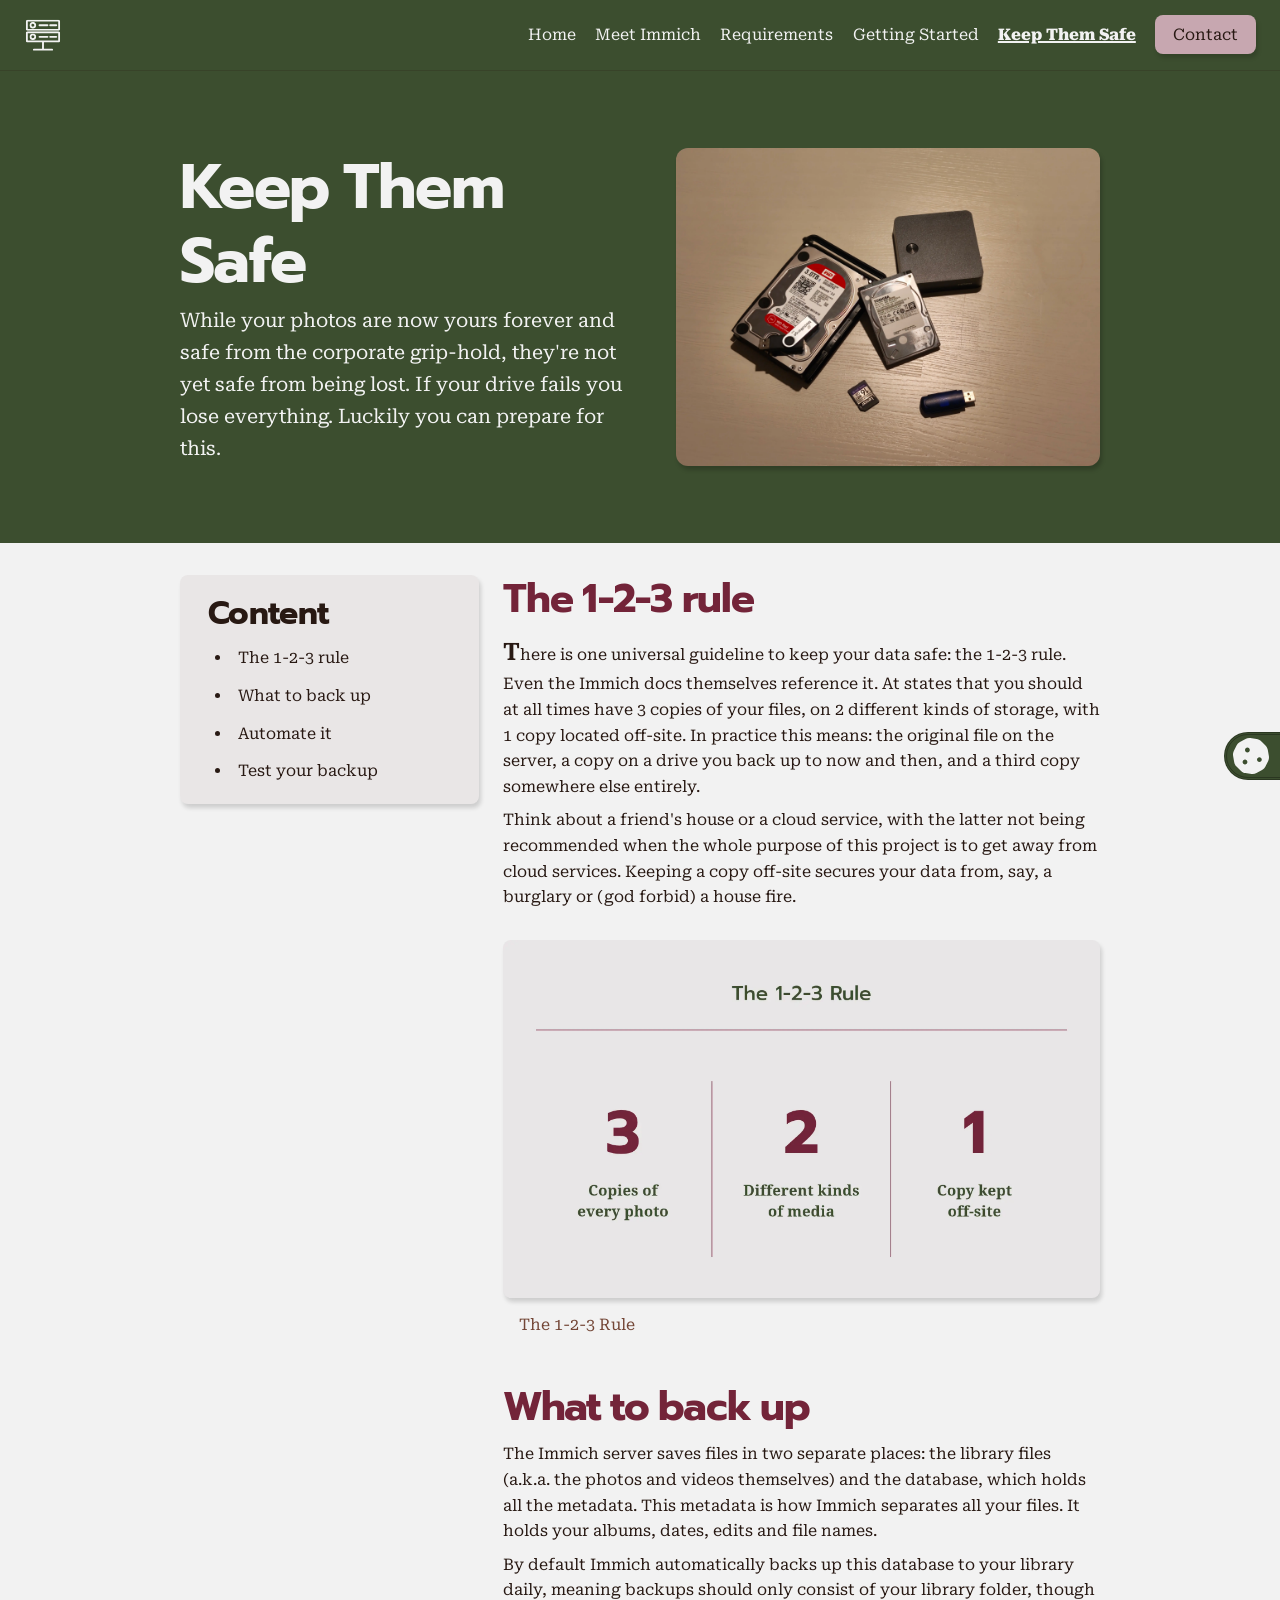
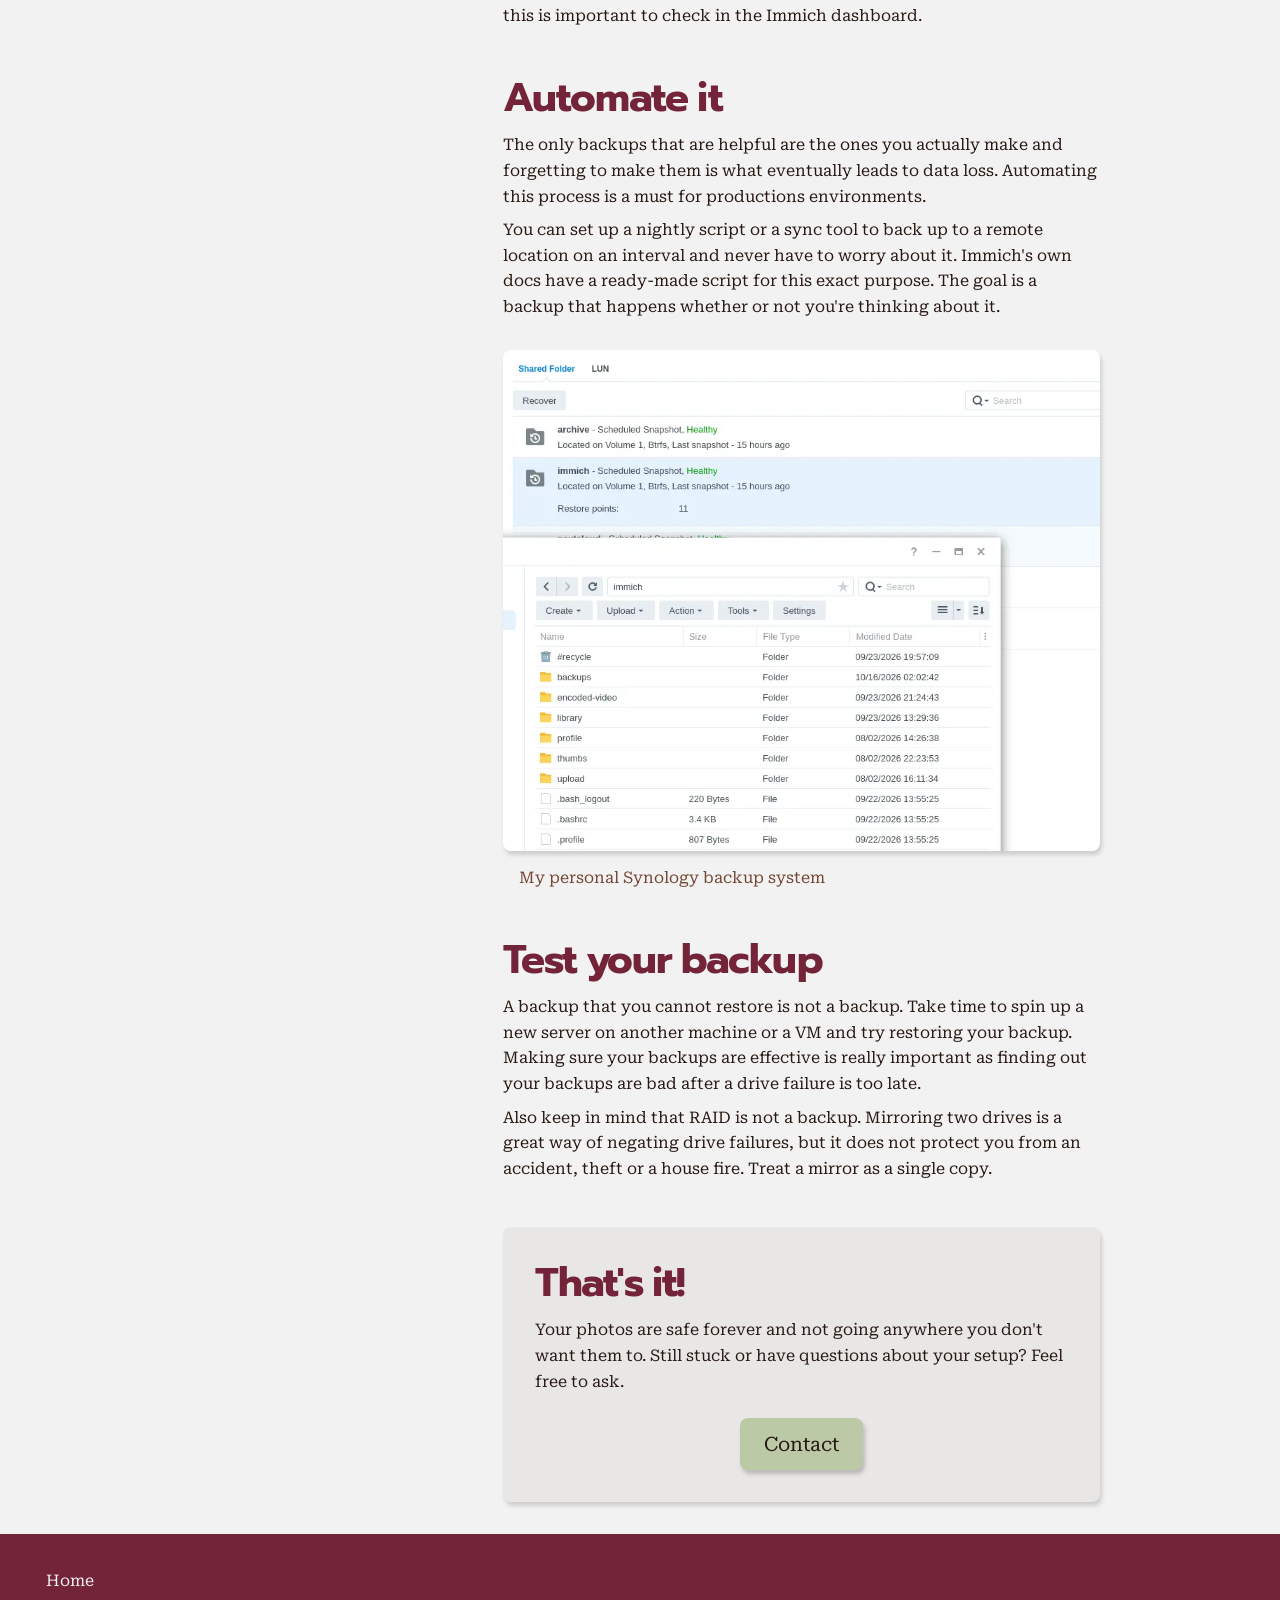
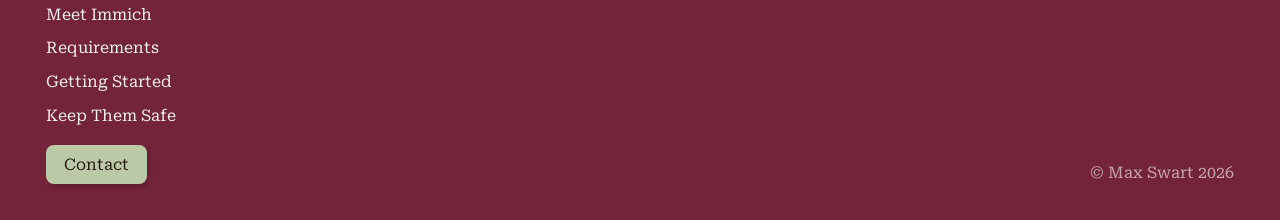
<file: exam/keep-them-safe.html>
<!DOCTYPE html>
<html lang="en">
	<head>
		<meta charset="UTF-8" />
		<meta name="viewport" content="width=device-width, initial-scale=1.0" />
		<meta name="author" content="Max Swart" />
		<meta
			name="description"
			content="The 1-2-3 backup rule, what to copy, how to automate it and how to test that a restore actually works before you need it."
		/>
		<meta
			name="keywords"
			content="Immich, Self-Hosting, Homelabbing, Google Photos, Storage"
		/>
		<title>Keep Them Safe - Host It Yourself</title>
		<link rel="stylesheet" type="text/css" href="css/style.css" />
		<link rel="icon" type="image/png" href="./img/favicon_32x32.png" />
	</head>
	<body>
		<section id="cookies">
			<svg xmlns="http://www.w3.org/2000/svg" viewBox="0 0 640 640">
				<path
					d="M311.2 81C289.1 77.9 266.6 81.9 246.8 92.4L172.8 131.9C153.1 142.4 137.2 158.9 127.4 179L90.7 254.6C80.9 274.7 77.7 297.5 81.6 319.5L96.1 402.3C100 424.4 110.7 444.6 126.8 460.2L187.1 518.6C203.2 534.2 223.7 544.2 245.8 547.3L328.8 559C350.9 562.1 373.4 558.1 393.2 547.6L467.2 508.1C486.9 497.6 502.8 481.1 512.6 460.9L549.3 385.4C559.1 365.3 562.3 342.5 558.4 320.5L543.8 237.7C539.9 215.6 529.2 195.4 513.1 179.8L452.9 121.5C436.8 105.9 416.3 95.9 394.2 92.8L311.2 81zM272 208C289.7 208 304 222.3 304 240C304 257.7 289.7 272 272 272C254.3 272 240 257.7 240 240C240 222.3 254.3 208 272 208zM208 400C208 382.3 222.3 368 240 368C257.7 368 272 382.3 272 400C272 417.7 257.7 432 240 432C222.3 432 208 417.7 208 400zM432 336C449.7 336 464 350.3 464 368C464 385.7 449.7 400 432 400C414.3 400 400 385.7 400 368C400 350.3 414.3 336 432 336z"
				/>
			</svg>
			<p>This page does not store or read cookies.</p>
		</section>

		<nav class="accent">
			<a href="./index.html">
				<img
					src="./img/logo.svg"
					alt="Host It Yourself logo"
					title="Home"
					id="navbar-logo"
				/>
			</a>

			<input type="checkbox" id="menu-checkbox" />
			<section id="hamburger">
				<span></span><span></span><span></span>
			</section>

			<ul>
				<li>
					<a href="./index.html">Home</a>
				</li>
				<li>
					<a href="./meet-immich.html">Meet Immich</a>
				</li>
				<li>
					<a href="./requirements.html">Requirements</a>
				</li>
				<li>
					<a href="./getting-started.html">Getting Started</a>
				</li>
				<li>
					<a class="selected" href="./keep-them-safe.html"
						>Keep Them Safe</a
					>
				</li>
				<li>
					<a class="button subtle" href="./contact.html">Contact</a>
				</li>
			</ul>
		</nav>
		<main>
			<header>
				<section>
					<h1>Keep Them Safe</h1>
					<p>
						While your photos are now yours forever and safe from
						the corporate grip-hold, they&apos;re not yet safe from
						being lost. If your drive fails you lose everything.
						Luckily you can prepare for this.
					</p>
				</section>

				<img
					src="./img/storage-on-table.webp"
					alt="A picture a bunch of storage devices on a dining table. The devices include two hard drives, one SD card and two USB sticks."
					class="transparent"
					title="Different types of storage"
				/>
			</header>

			<section class="article-page">
				<aside id="content">
					<h2>Content</h2>
					<ul>
						<li>
							<a href="#the-one-two-three-rule">The 1-2-3 rule</a>
						</li>
						<li>
							<a href="#what-to-back-up">What to back up</a>
						</li>
						<li>
							<a href="#automate-it">Automate it</a>
						</li>
						<li>
							<a href="#test-your-backup">Test your backup</a>
						</li>
					</ul>
				</aside>
				<article>
					<section id="the-one-two-three-rule">
						<h3>The 1-2-3 rule</h3>
						<p>
							There is one universal guideline to keep your data
							safe: the 1-2-3 rule. Even the Immich docs
							themselves reference it. At states that you should
							at all times have 3 copies of your files, on 2
							different kinds of storage, with 1 copy located
							off-site. In practice this means: the original file
							on the server, a copy on a drive you back up to now
							and then, and a third copy somewhere else entirely.
						</p>
						<p>
							Think about a friend&apos;s house or a cloud
							service, with the latter not being recommended when
							the whole purpose of this project is to get away
							from cloud services. Keeping a copy off-site secures
							your data from, say, a burglary or (god forbid) a
							house fire.
						</p>
						<figure>
							<img
								class="transparent"
								src="./img/123-infographic.webp"
								alt="A picture with one header “The 1-2-3 Rule” and three sections labeled by a big “3”, “2” and “1”. The sections say “Copies of every photo”, “Different kinds of media” and “Copy kept off-site”. "
								title="The 1-2-3 rule explained"
							/>
							<figcaption>The 1-2-3 Rule</figcaption>
						</figure>
					</section>
					<section id="what-to-back-up">
						<h3>What to back up</h3>
						<p>
							The Immich server saves files in two separate
							places: the library files (a.k.a. the photos and
							videos themselves) and the database, which holds all
							the metadata. This metadata is how Immich separates
							all your files. It holds your albums, dates, edits
							and file names.
						</p>
						<p>
							By default Immich automatically backs up this
							database to your library daily, meaning backups
							should only consist of your library folder, though
							this is important to check in the Immich dashboard.
						</p>
					</section>
					<section id="automate-it">
						<h3>Automate it</h3>
						<p>
							The only backups that are helpful are the ones you
							actually make and forgetting to make them is what
							eventually leads to data loss. Automating this
							process is a must for productions environments.
						</p>
						<p>
							You can set up a nightly script or a sync tool to
							back up to a remote location on an interval and
							never have to worry about it. Immich&apos;s own docs
							have a ready-made script for this exact purpose. The
							goal is a backup that happens whether or not you're
							thinking about it.
						</p>
						<figure>
							<img
								class="transparent"
								src="./img/synology-backup-screenshot.webp"
								alt="A screenshot of a Synology dashboard with two windows. One being of snapshots for a folder named “Immich” and the other window showing the contents of that folder in a file explorer."
								title="Synology backup dashboard"
							/>
							<figcaption>
								My personal Synology backup system
							</figcaption>
						</figure>
					</section>
					<section id="test-your-backup">
						<h3>Test your backup</h3>
						<p>
							A backup that you cannot restore is not a backup.
							Take time to spin up a new server on another machine
							or a VM and try restoring your backup. Making sure
							your backups are effective is really important as
							finding out your backups are bad after a drive
							failure is too late.
						</p>
						<p>
							Also keep in mind that RAID is not a backup.
							Mirroring two drives is a great way of negating
							drive failures, but it does not protect you from an
							accident, theft or a house fire. Treat a mirror as a
							single copy.
						</p>
					</section>
					<section class="next-page-cta">
						<h3>That&apos;s it!</h3>
						<p>
							Your photos are safe forever and not going anywhere
							you don&apos;t want them to. Still stuck or have
							questions about your setup? Feel free to ask.
						</p>
						<a href="./contact.html" class="button large accent"
							>Contact</a
						>
					</section>
				</article>
			</section>

			<footer>
				<ul>
					<li>
						<a href="./index.html">Home</a>
					</li>
					<li>
						<a href="./meet-immich.html">Meet Immich</a>
					</li>
					<li>
						<a href="./requirements.html">Requirements</a>
					</li>
					<li>
						<a href="./getting-started.html">Getting Started</a>
					</li>
					<li>
						<a href="./keep-them-safe.html">Keep Them Safe</a>
					</li>
					<li>
						<a class="button accent" href="./contact.html"
							>Contact</a
						>
					</li>
				</ul>
				<p>&copy; Max Swart 2026</p>
			</footer>
		</main>
	</body>
</html>
</file>
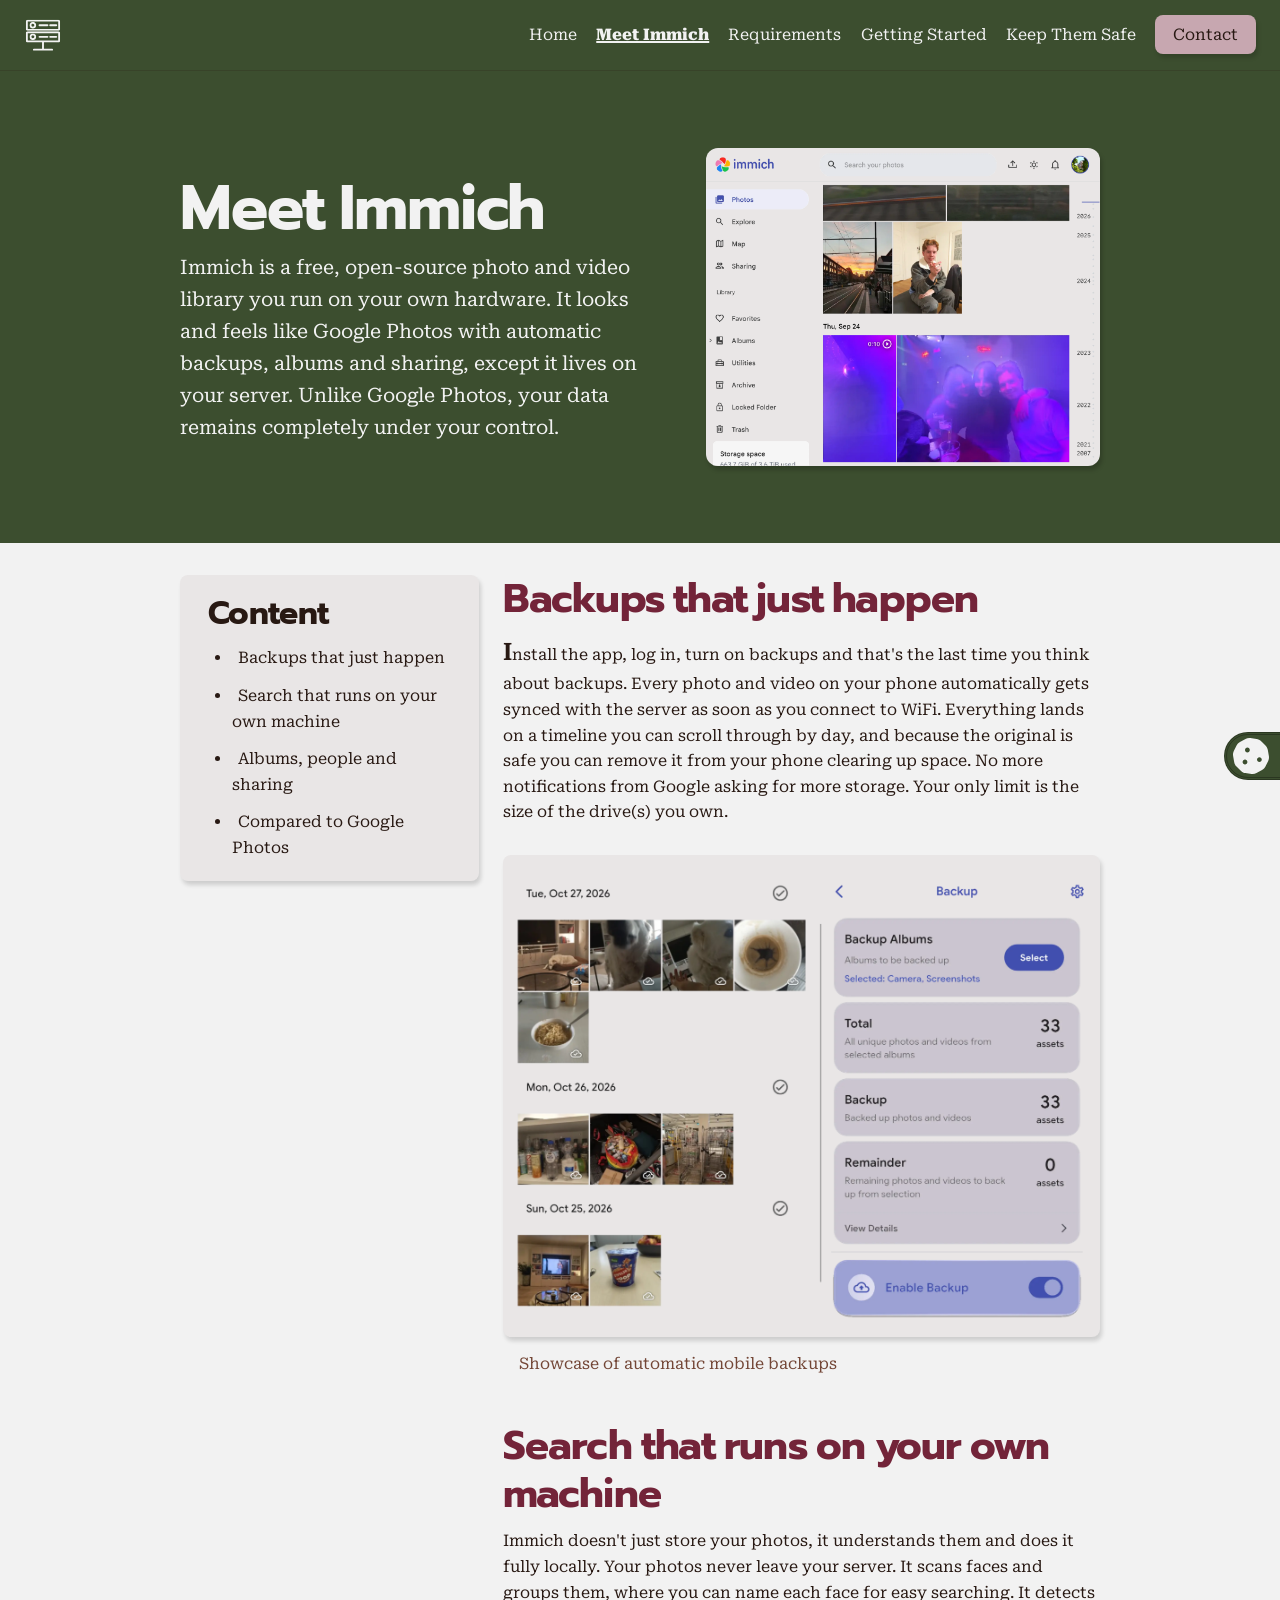
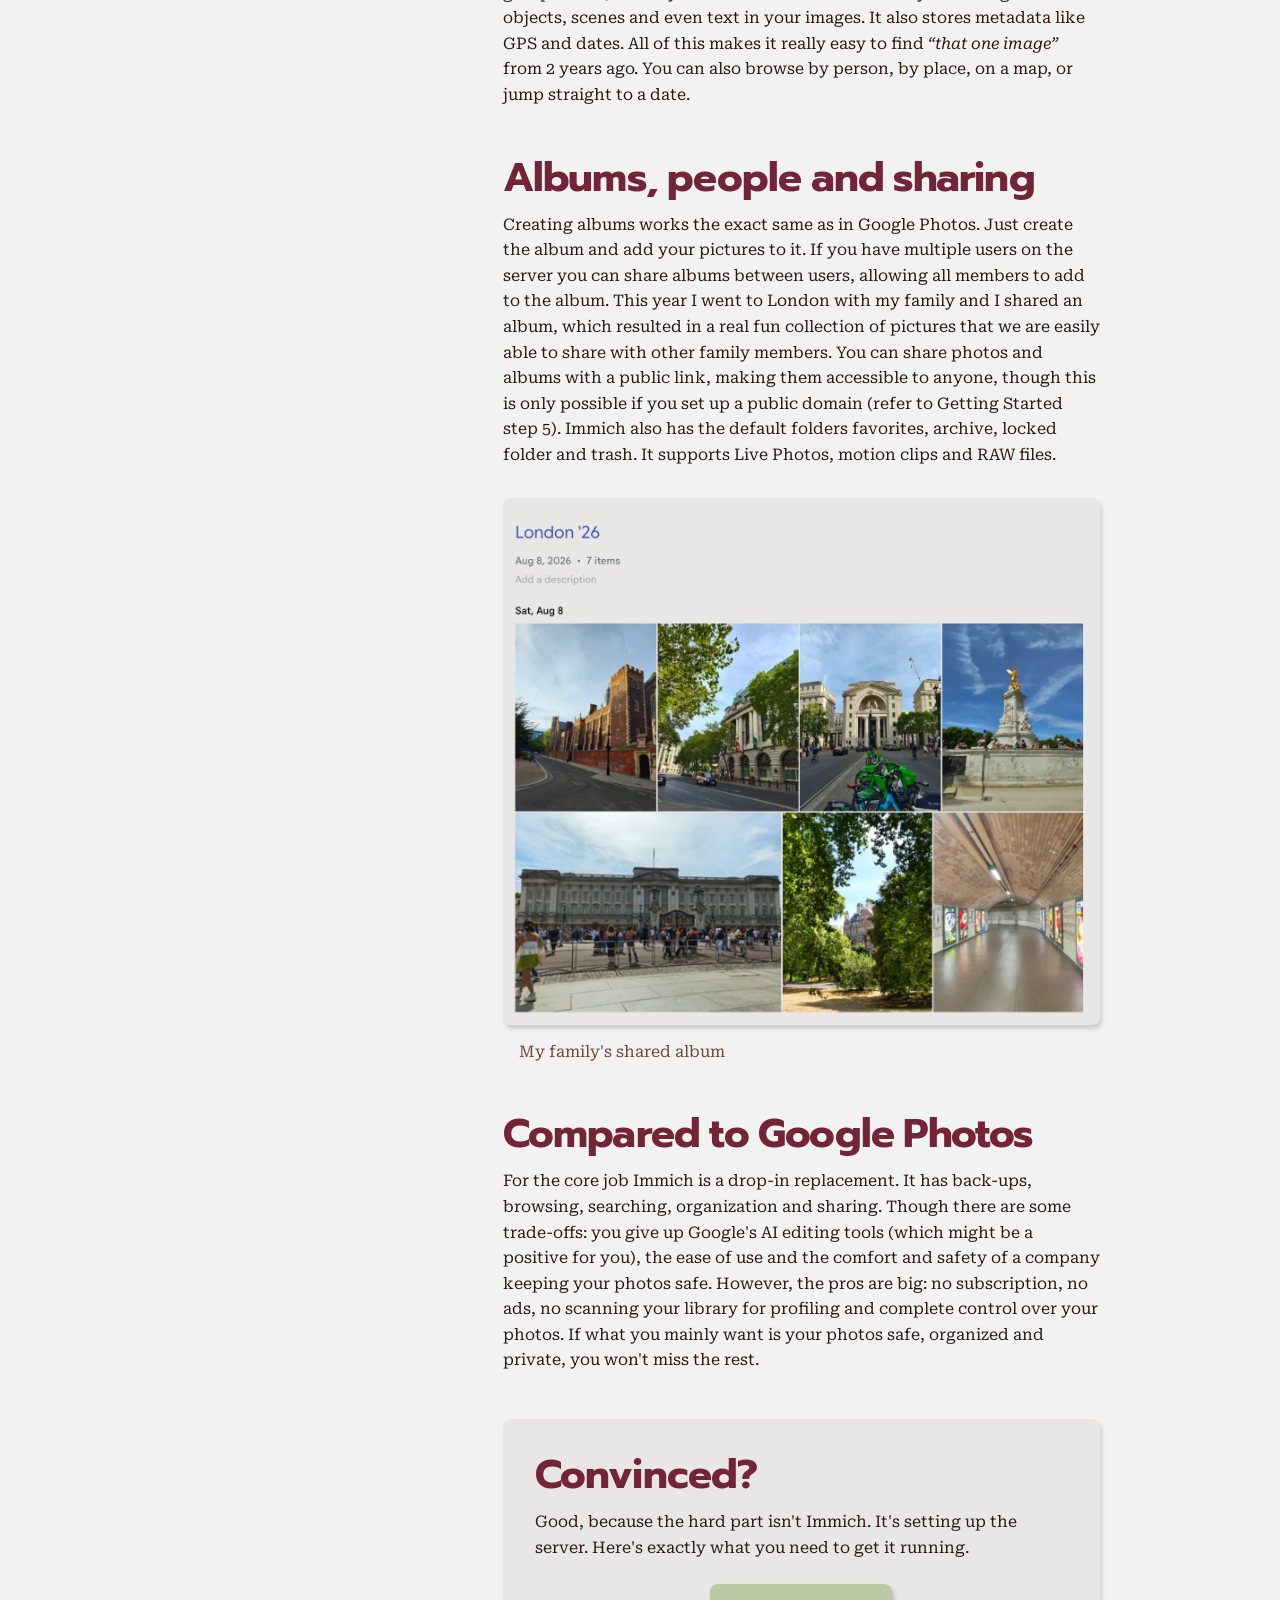
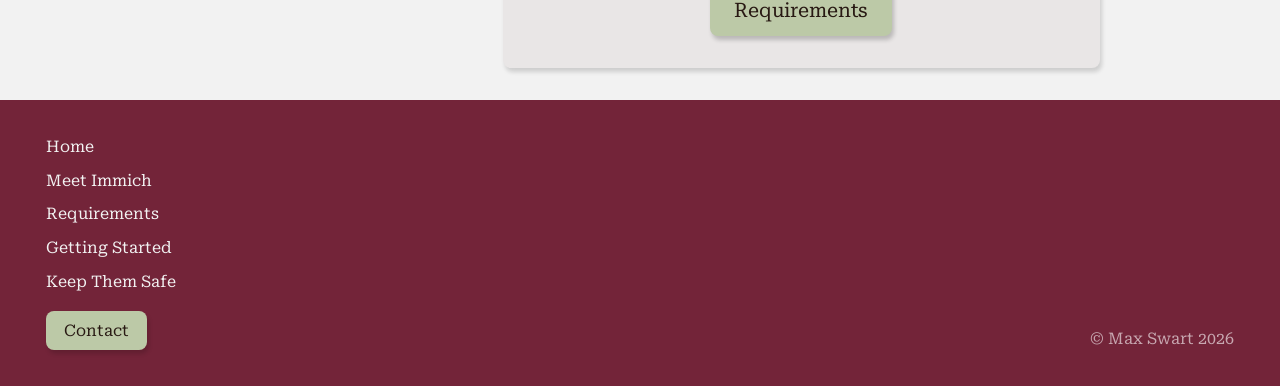
<file: exam/meet-immich.html>
<!DOCTYPE html>
<html lang="en">
	<head>
		<meta charset="UTF-8" />
		<meta name="viewport" content="width=device-width, initial-scale=1.0" />
		<meta name="author" content="Max Swart" />
		<meta
			name="description"
			content="Immich is open source photo backup that you host yourself. It gives you automatic phone uploads, face search and shared albums, with no rent on your memories."
		/>
		<meta
			name="keywords"
			content="Immich, Self-Hosting, Homelabbing, Google Photos, Storage"
		/>
		<title>Meet Immich - Host It Yourself</title>
		<link rel="stylesheet" type="text/css" href="css/style.css" />
		<link rel="icon" type="image/png" href="./img/favicon_32x32.png" />
	</head>
	<body>
		<section id="cookies">
			<svg xmlns="http://www.w3.org/2000/svg" viewBox="0 0 640 640">
				<path
					d="M311.2 81C289.1 77.9 266.6 81.9 246.8 92.4L172.8 131.9C153.1 142.4 137.2 158.9 127.4 179L90.7 254.6C80.9 274.7 77.7 297.5 81.6 319.5L96.1 402.3C100 424.4 110.7 444.6 126.8 460.2L187.1 518.6C203.2 534.2 223.7 544.2 245.8 547.3L328.8 559C350.9 562.1 373.4 558.1 393.2 547.6L467.2 508.1C486.9 497.6 502.8 481.1 512.6 460.9L549.3 385.4C559.1 365.3 562.3 342.5 558.4 320.5L543.8 237.7C539.9 215.6 529.2 195.4 513.1 179.8L452.9 121.5C436.8 105.9 416.3 95.9 394.2 92.8L311.2 81zM272 208C289.7 208 304 222.3 304 240C304 257.7 289.7 272 272 272C254.3 272 240 257.7 240 240C240 222.3 254.3 208 272 208zM208 400C208 382.3 222.3 368 240 368C257.7 368 272 382.3 272 400C272 417.7 257.7 432 240 432C222.3 432 208 417.7 208 400zM432 336C449.7 336 464 350.3 464 368C464 385.7 449.7 400 432 400C414.3 400 400 385.7 400 368C400 350.3 414.3 336 432 336z"
				/>
			</svg>
			<p>This page does not store or read cookies.</p>
		</section>

		<nav class="accent">
			<a href="./index.html">
				<img
					src="./img/logo.svg"
					alt="Host It Yourself logo"
					title="Home"
					id="navbar-logo"
				/>
			</a>

			<input type="checkbox" id="menu-checkbox" />
			<section id="hamburger">
				<span></span><span></span><span></span>
			</section>

			<ul>
				<li>
					<a href="./index.html">Home</a>
				</li>
				<li>
					<a class="selected" href="./meet-immich.html"
						>Meet Immich</a
					>
				</li>
				<li>
					<a href="./requirements.html">Requirements</a>
				</li>
				<li>
					<a href="./getting-started.html">Getting Started</a>
				</li>
				<li>
					<a href="./keep-them-safe.html">Keep Them Safe</a>
				</li>
				<li>
					<a class="button subtle" href="./contact.html">Contact</a>
				</li>
			</ul>
		</nav>
		<main>
			<header>
				<section>
					<h1>Meet Immich</h1>
					<p>
						Immich is a free, open-source photo and video library
						you run on your own hardware. It looks and feels like
						Google Photos with automatic backups, albums and
						sharing, except it lives on your server. Unlike Google
						Photos, your data remains completely under your control.
					</p>
				</section>

				<img
					src="./img/immich-homepage-showcase.webp"
					alt="Screenshot of a Immich homepage featuring a picture timeline, a bar at the top with buttons and a navigation bar on the left. The timeline is filled with 6 images, of which the first two are cut off and not fully visible. The two pictures on the next row are of a sunset in a city and of a boy on a couch. The last two pictures are vague, being almost completely purple. These images appear to be taken in a club."
					class="transparent"
					title="Immich photo timeline"
				/>
			</header>

			<section class="article-page">
				<aside id="content">
					<h2>Content</h2>
					<ul>
						<li>
							<a href="#backups-that-just-happen"
								>Backups that just happen</a
							>
						</li>
						<li>
							<a href="#search-that-runs-on-your-own-machine"
								>Search that runs on your own machine</a
							>
						</li>
						<li>
							<a href="#albums-people-and-sharing"
								>Albums, people and sharing</a
							>
						</li>
						<li>
							<a href="#compared-to-google-photos"
								>Compared to Google Photos</a
							>
						</li>
					</ul>
				</aside>
				<article>
					<section id="backups-that-just-happen">
						<h3>Backups that just happen</h3>
						<p>
							Install the app, log in, turn on backups and
							that&apos;s the last time you think about backups.
							Every photo and video on your phone automatically
							gets synced with the server as soon as you connect
							to WiFi. Everything lands on a timeline you can
							scroll through by day, and because the original is
							safe you can remove it from your phone clearing up
							space. No more notifications from Google asking for
							more storage. Your only limit is the size of the
							drive(s) you own.
						</p>
						<figure>
							<img
								class="transparent"
								src="./img/phone-backup-showcase.webp"
								alt="Two screenshots of the Immich app next to each other with the left picture showing a timeline with 10 pictures across 3 days featuring images of animals, food and drink containers. The right image shows the Immich backup screen stating that all 33 assets have been backed up to the server and backup is enabled."
								title="Automatic mobile backup"
							/>
							<figcaption>
								Showcase of automatic mobile backups
							</figcaption>
						</figure>
					</section>
					<section id="search-that-runs-on-your-own-machine">
						<h3>Search that runs on your own machine</h3>
						<p>
							Immich doesn&apos;t just store your photos, it
							understands them and does it fully locally. Your
							photos never leave your server. It scans faces and
							groups them, where you can name each face for easy
							searching. It detects objects, scenes and even text
							in your images. It also stores metadata like GPS and
							dates. All of this makes it really easy to find
							<em>
								&OpenCurlyDoubleQuote;that one
								image&CloseCurlyDoubleQuote;
							</em>
							from 2 years ago. You can also browse by person, by
							place, on a map, or jump straight to a date.
						</p>
					</section>
					<section id="albums-people-and-sharing">
						<h3>Albums, people and sharing</h3>
						<p>
							Creating albums works the exact same as in Google
							Photos. Just create the album and add your pictures
							to it. If you have multiple users on the server you
							can share albums between users, allowing all members
							to add to the album. This year I went to London with
							my family and I shared an album, which resulted in a
							real fun collection of pictures that we are easily
							able to share with other family members. You can
							share photos and albums with a public link, making
							them accessible to anyone, though this is only
							possible if you set up a public domain (refer to
							Getting Started step 5). Immich also has the default
							folders favorites, archive, locked folder and trash.
							It supports Live Photos, motion clips and RAW files.
						</p>
						<figure>
							<img
								class="transparent"
								src="./img/immich-album-showcase.webp"
								alt="Screenshot of a “London 2026” photo album. The album is being viewed on an Immich timeline with the corresponding Immich styling. The album holds 7 images all from August 8. The first 6 images are shots of architecture around London city, with the last picture being of a long bending subway tunnel."
								title="Shared family album"
							/>
							<figcaption>
								My family&apos;s shared album
							</figcaption>
						</figure>
					</section>
					<section id="compared-to-google-photos">
						<h3>Compared to Google Photos</h3>
						<p>
							For the core job Immich is a drop-in replacement. It
							has back-ups, browsing, searching, organization and
							sharing. Though there are some trade-offs: you give
							up Google&apos;s AI editing tools (which might be a
							positive for you), the ease of use and the comfort
							and safety of a company keeping your photos safe.
							However, the pros are big: no subscription, no ads,
							no scanning your library for profiling and complete
							control over your photos. If what you mainly want is
							your photos safe, organized and private, you won't
							miss the rest.
						</p>
					</section>
					<section class="next-page-cta">
						<h3>Convinced?</h3>
						<p>
							Good, because the hard part isn&apos;t Immich.
							It&apos;s setting up the server. Here&apos;s exactly
							what you need to get it running.
						</p>
						<a
							href="./requirements.html"
							class="button large accent"
							>Requirements</a
						>
					</section>
				</article>
			</section>

			<footer>
				<ul>
					<li>
						<a href="./index.html">Home</a>
					</li>
					<li>
						<a href="./meet-immich.html">Meet Immich</a>
					</li>
					<li>
						<a href="./requirements.html">Requirements</a>
					</li>
					<li>
						<a href="./getting-started.html">Getting Started</a>
					</li>
					<li>
						<a href="./keep-them-safe.html">Keep Them Safe</a>
					</li>
					<li>
						<a class="button accent" href="./contact.html"
							>Contact</a
						>
					</li>
				</ul>
				<p>&copy; Max Swart 2026</p>
			</footer>
		</main>
	</body>
</html>
</file>
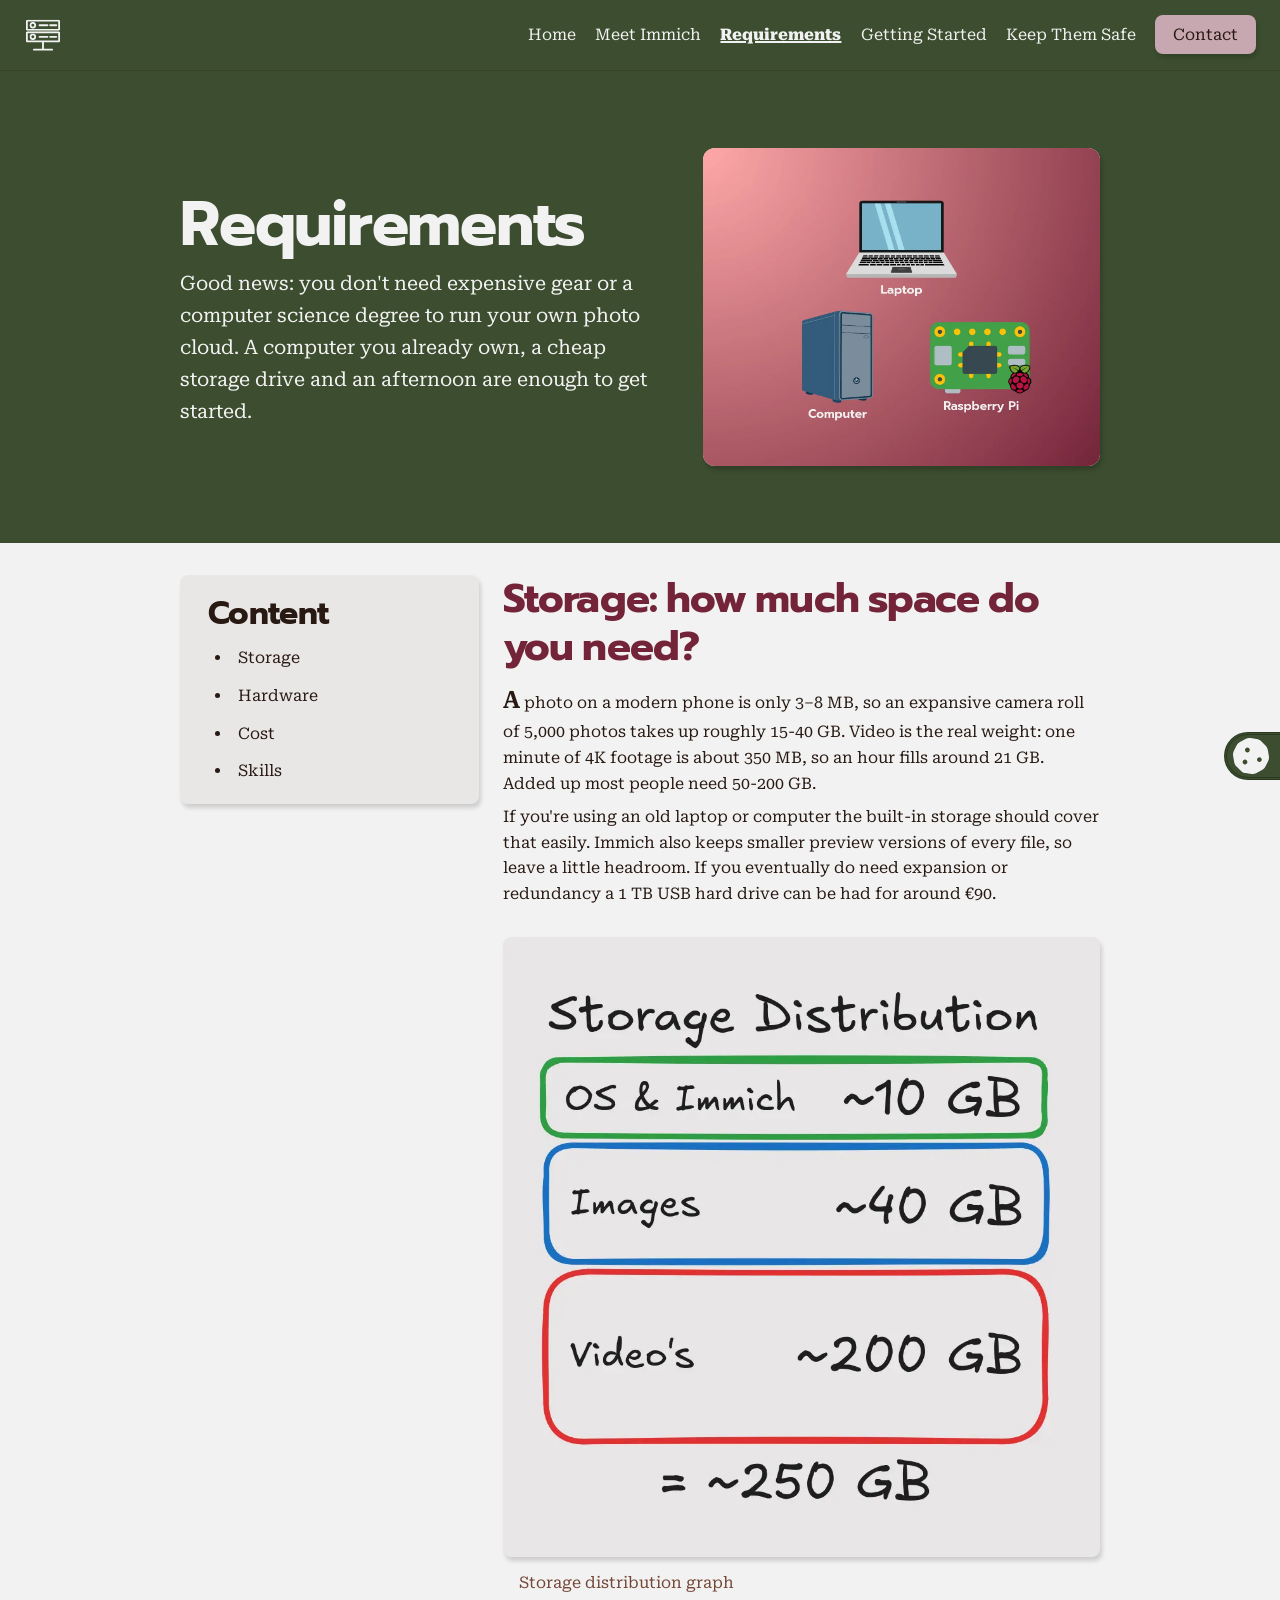
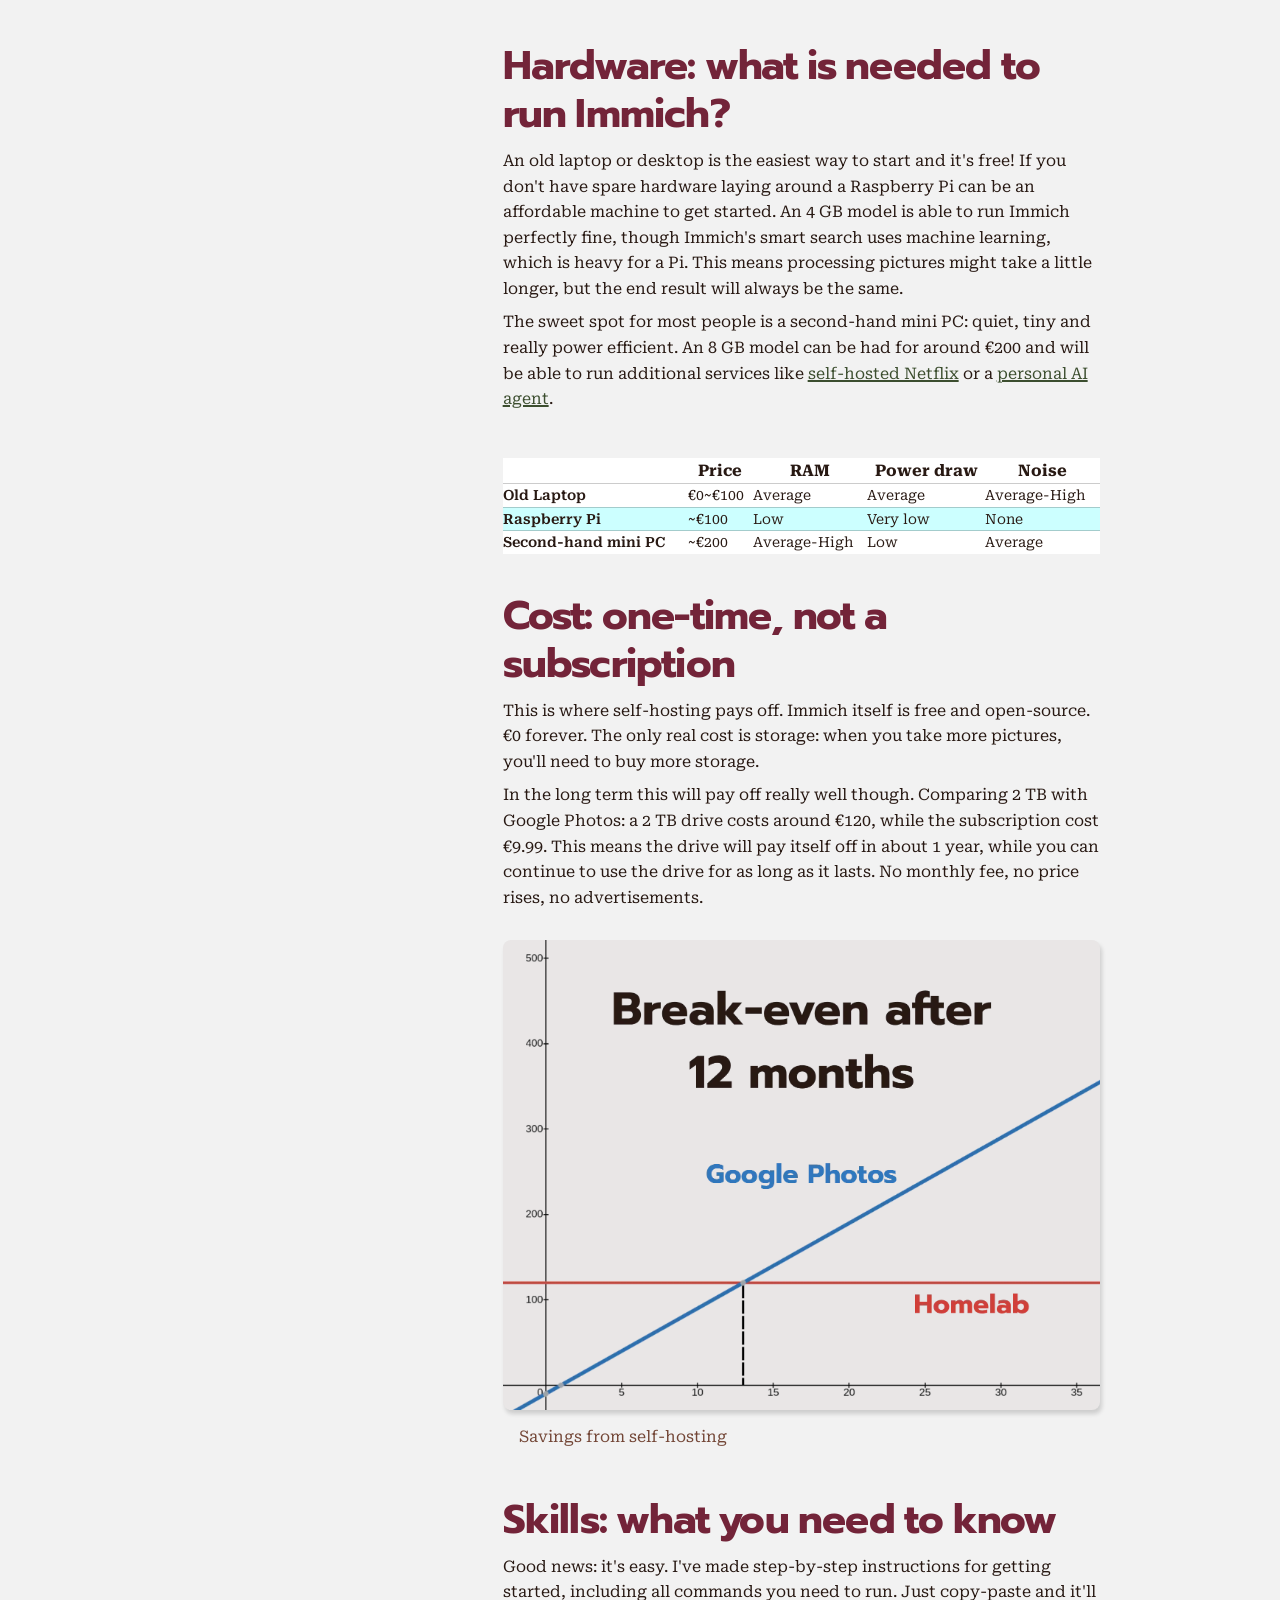
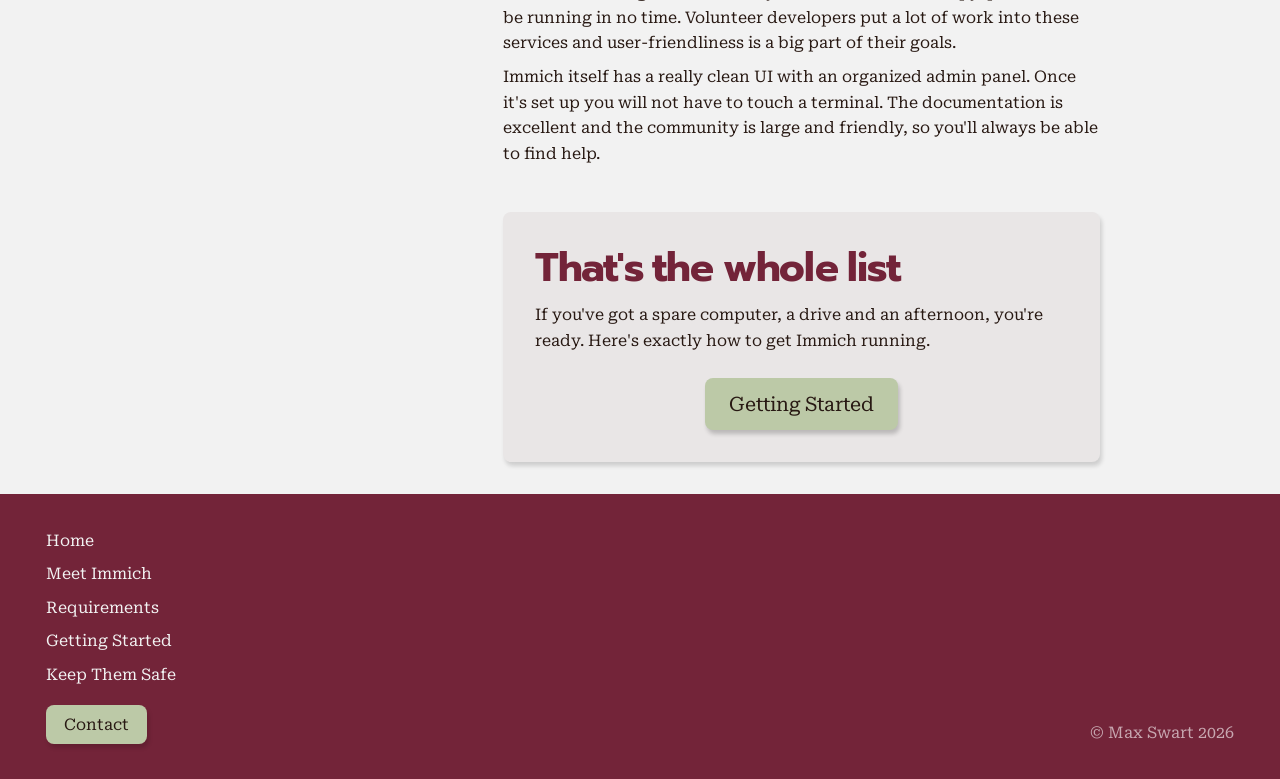
<file: exam/requirements.html>
<!DOCTYPE html>
<html lang="en">
	<head>
		<meta charset="UTF-8" />
		<meta name="viewport" content="width=device-width, initial-scale=1.0" />
		<meta name="author" content="Max Swart" />
		<meta
			name="description"
			content="What you need to run Immich at home is an old laptop, a Raspberry Pi or a mini PC, plus the RAM, storage and power figures for each option."
		/>
		<meta
			name="keywords"
			content="Immich, Self-Hosting, Homelabbing, Google Photos, Storage"
		/>
		<title>Requirements - Host It Yourself</title>
		<link rel="stylesheet" type="text/css" href="css/style.css" />
		<link rel="icon" type="image/png" href="./img/favicon_32x32.png" />
	</head>
	<body>
		<section id="cookies">
			<svg xmlns="http://www.w3.org/2000/svg" viewBox="0 0 640 640">
				<path
					d="M311.2 81C289.1 77.9 266.6 81.9 246.8 92.4L172.8 131.9C153.1 142.4 137.2 158.9 127.4 179L90.7 254.6C80.9 274.7 77.7 297.5 81.6 319.5L96.1 402.3C100 424.4 110.7 444.6 126.8 460.2L187.1 518.6C203.2 534.2 223.7 544.2 245.8 547.3L328.8 559C350.9 562.1 373.4 558.1 393.2 547.6L467.2 508.1C486.9 497.6 502.8 481.1 512.6 460.9L549.3 385.4C559.1 365.3 562.3 342.5 558.4 320.5L543.8 237.7C539.9 215.6 529.2 195.4 513.1 179.8L452.9 121.5C436.8 105.9 416.3 95.9 394.2 92.8L311.2 81zM272 208C289.7 208 304 222.3 304 240C304 257.7 289.7 272 272 272C254.3 272 240 257.7 240 240C240 222.3 254.3 208 272 208zM208 400C208 382.3 222.3 368 240 368C257.7 368 272 382.3 272 400C272 417.7 257.7 432 240 432C222.3 432 208 417.7 208 400zM432 336C449.7 336 464 350.3 464 368C464 385.7 449.7 400 432 400C414.3 400 400 385.7 400 368C400 350.3 414.3 336 432 336z"
				/>
			</svg>
			<p>This page does not store or read cookies.</p>
		</section>

		<nav class="accent">
			<a href="./index.html">
				<img
					src="./img/logo.svg"
					alt="Host It Yourself logo"
					title="Home"
					id="navbar-logo"
				/>
			</a>

			<input type="checkbox" id="menu-checkbox" />
			<section id="hamburger">
				<span></span><span></span><span></span>
			</section>

			<ul>
				<li>
					<a href="./index.html">Home</a>
				</li>
				<li>
					<a href="./meet-immich.html">Meet Immich</a>
				</li>
				<li>
					<a class="selected" href="./requirements.html"
						>Requirements</a
					>
				</li>
				<li>
					<a href="./getting-started.html">Getting Started</a>
				</li>
				<li>
					<a href="./keep-them-safe.html">Keep Them Safe</a>
				</li>
				<li>
					<a class="button subtle" href="./contact.html">Contact</a>
				</li>
			</ul>
		</nav>
		<main>
			<header>
				<section>
					<h1>Requirements</h1>
					<p>
						Good news: you don&apos;t need expensive gear or a
						computer science degree to run your own photo cloud. A
						computer you already own, a cheap storage drive and an
						afternoon are enough to get started.
					</p>
				</section>

				<img
					src="./img/requirements-header.webp"
					alt="Graphic with 3 items: a laptop, computer and Raspberry Pi. The three items are arranged in a triangle shape and they have corresponding labels in white. The background is a red gradient going from light to dark red."
					class="transparent"
					title="Three viable server options"
				/>
			</header>

			<section class="article-page">
				<aside id="content">
					<h2>Content</h2>
					<ul>
						<li>
							<a href="#how-much-space-do-you-need">Storage</a>
						</li>
						<li>
							<a href="#what-is-needed-to-run-immich">Hardware</a>
						</li>
						<li>
							<a href="#one-time-not-a-subscription">Cost</a>
						</li>
						<li>
							<a href="#what-you-need-to-know">Skills</a>
						</li>
					</ul>
				</aside>
				<article>
					<section id="how-much-space-do-you-need">
						<h3>Storage: how much space do you need?</h3>
						<p>
							A photo on a modern phone is only 3–8 MB, so an
							expansive camera roll of 5,000 photos takes up
							roughly 15-40 GB. Video is the real weight: one
							minute of 4K footage is about 350 MB, so an hour
							fills around 21 GB. Added up most people need 50-200
							GB.
						</p>
						<p>
							If you&apos;re using an old laptop or computer the
							built-in storage should cover that easily. Immich
							also keeps smaller preview versions of every file,
							so leave a little headroom. If you eventually do
							need expansion or redundancy a 1 TB USB hard drive
							can be had for around €90.
						</p>
						<figure>
							<img
								class="transparent"
								src="./img/storage-distribution-graph.webp"
								alt="Graphic with a header text saying “Storage Distribution” with 3 boxes below it. The boxes are progressively larger with the boxes saying: “OS & Immich ~10GB”, “Images ~40GB” and “Video's ~200GB” in order. Below the three boxes is text saying “= ~250 GB”. The first box is green, the second blue and the third red."
								title="Storage distribution"
							/>
							<figcaption>Storage distribution graph</figcaption>
						</figure>
					</section>
					<section id="what-is-needed-to-run-immich">
						<h3>Hardware: what is needed to run Immich?</h3>
						<p>
							An old laptop or desktop is the easiest way to start
							and it&apos;s free! If you don&apos;t have spare
							hardware laying around a Raspberry Pi can be an
							affordable machine to get started. An 4 GB model is
							able to run Immich perfectly fine, though Immich's
							smart search uses machine learning, which is heavy
							for a Pi. This means processing pictures might take
							a little longer, but the end result will always be
							the same.
						</p>
						<p>
							The sweet spot for most people is a second-hand mini
							PC: quiet, tiny and really power efficient. An 8 GB
							model can be had for around €200 and will be able to
							run additional services like
							<a
								href="https://jellyfin.org/"
								target="_blank"
								rel="noopener"
								>self-hosted Netflix</a
							>
							or a
							<a
								href="https://hermes-agent.nousresearch.com/"
								target="_blank"
								rel="noopener"
								>personal AI agent</a
							>.
						</p>
					</section>

					<table>
						<thead>
							<tr>
								<th></th>
								<th>Price</th>
								<th>RAM</th>
								<th>Power draw</th>
								<th>Noise</th>
							</tr>
						</thead>
						<tbody>
							<tr>
								<td>Old Laptop</td>
								<td>&euro;0~&euro;100</td>
								<td>Average</td>
								<td>Average</td>
								<td>Average-High</td>
							</tr>
							<tr>
								<td>Raspberry Pi</td>
								<td>~&euro;100</td>
								<td>Low</td>
								<td>Very low</td>
								<td>None</td>
							</tr>
							<tr>
								<td>Second-hand mini PC</td>
								<td>~&euro;200</td>
								<td>Average-High</td>
								<td>Low</td>
								<td>Average</td>
							</tr>
						</tbody>
					</table>

					<section id="one-time-not-a-subscription">
						<h3>Cost: one-time, not a subscription</h3>
						<p>
							This is where self-hosting pays off. Immich itself
							is free and open-source. €0 forever. The only real
							cost is storage: when you take more pictures,
							you&apos;ll need to buy more storage.
						</p>
						<p>
							In the long term this will pay off really well
							though. Comparing 2 TB with Google Photos: a 2 TB
							drive costs around €120, while the subscription cost
							€9.99. This means the drive will pay itself off in
							about 1 year, while you can continue to use the
							drive for as long as it lasts. No monthly fee, no
							price rises, no advertisements.
						</p>
						<figure>
							<img
								class="transparent"
								src="./img/immich-vs-google-photos-graph.webp"
								alt="A graph with one linear function in blue labeled “Google Photos” and a constant value in red labeled (Homelab). The graph shows Google Photos outscaling the homelab after 12 months. The images features header text saying “Break-even after 12 months”."
								title="Graph comparing Google Photos with Homelabbing"
							/>
							<figcaption>Savings from self-hosting</figcaption>
						</figure>
					</section>
					<section id="what-you-need-to-know">
						<h3>Skills: what you need to know</h3>
						<p>
							Good news: it&apos;s easy. I&apos;ve made
							step-by-step instructions for getting started,
							including all commands you need to run. Just
							copy-paste and it&apos;ll be running in no time.
							Volunteer developers put a lot of work into these
							services and user-friendliness is a big part of
							their goals.
						</p>
						<p>
							Immich itself has a really clean UI with an
							organized admin panel. Once it&apos;s set up you
							will not have to touch a terminal. The documentation
							is excellent and the community is large and
							friendly, so you&apos;ll always be able to find
							help.
						</p>
					</section>
					<section class="next-page-cta">
						<h3>That&apos;s the whole list</h3>
						<p>
							If you've got a spare computer, a drive and an
							afternoon, you're ready. Here&apos;s exactly how to
							get Immich running.
						</p>
						<a
							href="./getting-started.html"
							class="button large accent"
							>Getting Started</a
						>
					</section>
				</article>
			</section>

			<footer>
				<ul>
					<li>
						<a href="./index.html">Home</a>
					</li>
					<li>
						<a href="./meet-immich.html">Meet Immich</a>
					</li>
					<li>
						<a href="./requirements.html">Requirements</a>
					</li>
					<li>
						<a href="./getting-started.html">Getting Started</a>
					</li>
					<li>
						<a href="./keep-them-safe.html">Keep Them Safe</a>
					</li>
					<li>
						<a class="button accent" href="./contact.html"
							>Contact</a
						>
					</li>
				</ul>
				<p>&copy; Max Swart 2026</p>
			</footer>
		</main>
	</body>
</html>
</file>
<file: exam/css/style.css>
@import url("https://fonts.googleapis.com/css2?family=Roboto+Serif:ital,opsz,wght@0,8..144,100..900;1,8..144,100..900&display=swap");
@import url("https://fonts.googleapis.com/css2?family=Prompt:ital,wght@0,100;0,200;0,300;0,400;0,500;0,600;0,700;0,800;0,900;1,100;1,200;1,300;1,400;1,500;1,600;1,700;1,800;1,900&display=swap");
@import url("https://fonts.googleapis.com/css2?family=Fira+Code:wght@300..700&display=swap");

* {
	padding: 0;
	margin: 0;
	box-sizing: border-box;
}

html {
	scroll-padding-top: 80px;
}

body {
	font-family: "Roboto Serif", serif;
	line-height: 1.6;
	color: #281913;
	background-color: #f2f2f2;
}

h1,
h2,
h3,
h4,
h5,
h6 {
	font-family: "Prompt", sans-serif;
	line-height: 1.2;
	letter-spacing: -0.02em;
	word-spacing: -0.1em;
}

h1 {
	font-size: 3.875rem;
}
h2 {
	font-size: 3rem;
}
h3 {
	font-size: 2.5rem;
}
h4 {
	font-size: 2rem;
}

.button {
	background-color: #732439;
	color: #f2f2f2;
	padding: 10px 18px;
	border-radius: 8px;
	box-shadow: 2px 4px 4px rgba(0, 0, 0, 0.15);
	text-decoration: none;
	width: fit-content;
	transition: background-color 0.2s;

	&:hover {
		background-color: #3c4e2f;
	}

	&.subtle {
		background-color: #c7a7b0;
		color: #281913;

		&:hover {
			background-color: #bcc9a7;
		}
	}

	&.accent {
		background-color: #bcc9a7;
		color: #281913;

		&:hover {
			background-color: #c7a7b0;
		}
	}

	&.secondary {
		background-color: #3c4e2f;

		&:hover {
			background-color: #732439;
		}
	}

	&.large {
		padding: 10px 24px;
		font-size: 1.25rem;
		box-shadow: 2px 4px 4px rgba(0, 0, 0, 0.2);
	}
}

img.transparent {
	background-color: #e9e6e6;
}

nav {
	width: 100vw;
	position: fixed;
	top: 0;
	display: flex;
	flex-flow: row nowrap;
	height: 71px;
	background-color: #732439;
	padding: 16px 24px;
	align-items: center;
	justify-content: space-between;
	border-bottom: 1px solid rgba(40, 25, 19, 0.2);
	z-index: 10;

	#navbar-logo {
		width: 38px;
	}

	&.accent {
		background-color: #3c4e2f;
	}

	> a {
		height: 38px;
	}

	ul {
		float: right;
		display: flex;
		flex-flow: row nowrap;
		gap: clamp(8px, 1.5vw, 24px);

		li {
			list-style: none;

			a {
				color: #f2f2f2;
				text-decoration: none;
				white-space: nowrap;

				&.selected {
					font-weight: 800;
					text-decoration: underline 2px;
				}
			}
		}
	}

	#menu-checkbox {
		display: none;
	}

	#hamburger {
		display: none;
	}
}

#cookies {
	position: fixed;
	bottom: 120px;
	right: -350px;
	height: 48px;
	background-color: #3c4e2f;
	border-radius: 24px 0 0 24px;
	padding-right: 12px;
	gap: 12px;
	cursor: pointer;
	display: flex;
	flex-flow: row nowrap;
	align-items: center;
	transition:
		transform 0.5s,
		background-color 0.2s;
	z-index: 9999;
	border-style: double;
	border-width: 3px;
	border-color: rgba(0, 0, 0, 0.3);

	svg {
		fill: #f2f2f2;
		height: 48px;
	}

	p {
		color: #f2f2f2;
	}

	&:hover {
		background-color: #732439;
		transform: translateX(-350px);
	}
}

main {
	margin-top: 71px;

	header {
		background-color: #3c4e2f;
		color: #f2f2f2;
		height: 472px;
		display: flex;
		align-items: center;
		/* This padding acts as "max-width" for an element. */
		padding: 24px max(48px, calc((100% - 920px) / 2));
		gap: 48px;
		flex-flow: row nowrap;

		section {
			display: flex;
			flex-flow: column nowrap;
			justify-content: center;

			h1 {
				margin-bottom: 6px;
				font-size: clamp(1.75rem, 5vw, 3.875rem);
			}

			p {
				font-size: 1.25rem;
			}
		}

		img {
			border-radius: 12px;
			box-shadow: 2px 4px 4px rgba(0, 0, 0, 0.2);
			height: 75%;
		}

		&#homepage-header {
			background-color: #732439;
			height: 550px;

			section {
				p {
					margin-bottom: 36px;
				}
			}

			#header-arrow {
				display: none;
			}
		}

		&#contact-header {
			background-color: #732439;
			justify-content: center;
			align-items: center;
			height: 216px;
		}
	}

	section.hero {
		padding: 48px max(48px, calc((100% - 920px) / 2));
		display: flex;
		flex-flow: row nowrap;
		gap: 48px;

		&.small {
			padding: 48px max(48px, calc((100% - 680px) / 2));
		}

		&.secondary {
			background-color: #3c4e2f;
			color: #f2f2f2;

			h1,
			h2,
			h3 {
				color: #f2f2f2;
			}
		}

		&.primary {
			background-color: #732439;
			color: #f2f2f2;

			h1,
			h2,
			h3 {
				color: #f2f2f2;
			}
		}

		&.centered {
			justify-content: center;
			text-align: center;

			ul {
				font-size: 1.25rem;
				text-align: left;
				display: inline-block;
			}
		}

		img {
			height: 350px;
			border-radius: 12px;
			box-shadow: 2px 4px 4px rgba(0, 0, 0, 0.2);
		}

		h1,
		h2,
		h3 {
			margin-bottom: 6px;
			color: #732439;
		}

		article {
			margin: auto 0;
		}

		&#homepage-path-section {
			display: flex;
			flex-flow: column nowrap;
			justify-content: center;
			gap: 0;

			h2 {
				text-align: center;
			}

			#homepage-card-container {
				overflow-x: auto;
				overflow-y: hidden;
				padding: 32px 0;
				display: flex;
				flex-flow: row nowrap;
				gap: 12px;

				article.homepage-card {
					padding: 24px 32px;
					flex-shrink: 0;
					width: 320px;
					height: 236px;
					background-color: #fff;
					border: 1px solid #948c89;
					border-radius: 16px;
					display: flex;
					flex-flow: column nowrap;

					h3 {
						color: #732439;
						font-size: 2rem;
					}
					.homepage-card-quote {
						font-size: 0.875rem;
						color: #734636;
						padding-bottom: 8px;
						text-transform: uppercase;
					}
					.button {
						align-self: center;
						margin-top: auto;
					}
				}
			}
		}
	}

	section.article-page {
		padding: 32px max(48px, calc((100% - 920px) / 2));
		display: grid;
		grid: auto / 1fr 2fr;
		gap: 24px;

		#content {
			background-color: #e9e6e6;
			height: fit-content;
			padding: 20px 28px;
			border-radius: 8px;
			box-shadow: 2px 4px 4px rgba(0, 0, 0, 0.15);
			position: sticky;
			top: 90px;

			ul,
			ol {
				padding-top: 12px;
				padding-left: 24px;
				text-indent: 6px;

				display: flex;
				flex-flow: column nowrap;
				gap: 12px;

				a {
					color: #281913;
					text-decoration: 0;
				}
			}

			h2 {
				font-size: 2rem;
			}
		}

		article {
			display: flex;
			flex-flow: column nowrap;
			gap: 38px;
			min-width: 0;

			table {
				border-collapse: collapse;

				tr {
					&:nth-child(even) {
						background-color: #cff;
					}

					&:nth-child(odd) {
						background-color: #fff;
					}
				}

				tbody {
					tr {
						border-top: 1px solid rgba(0, 0, 0, 0.2);
					}
				}

				td {
					font-size: 0.875rem;

					&:first-child {
						font-weight: 600;
					}
				}
			}

			section {
				h3 {
					color: #732439;
					padding-bottom: 10px;
				}
				p,
				ul,
				ol {
					padding-bottom: 8px;

					a {
						color: #3c4e2f;
						text-decoration-thickness: 2px;

						&:visited {
							color: #284018;
						}
					}
				}

				video {
					width: 100%;
					border-radius: 8px;
					box-shadow: 2px 4px 4px rgba(0, 0, 0, 0.15);
				}

				&:first-of-type p:first-of-type::first-letter {
					font-weight: 600;
					font-size: 1.5rem;
				}

				ul,
				ol {
					padding-left: 24px;
				}

				.codeblock {
					overflow-x: auto;
					background-color: #2b2b2b;
					padding: 10px 20px;
					border-radius: 8px;
					box-shadow: 2px 4px 4px rgba(0, 0, 0, 0.15);
					scrollbar-color: #bcc9a7 transparent;
					margin: 8px 0;

					code {
						font-family: "Fira Code", monospace;
						color: #f2f2f2;
					}
				}

				figure {
					padding-top: 22px;
					padding-bottom: 8px;
					img {
						width: 100%;
						border-radius: 8px;
						box-shadow: 2px 4px 4px rgba(0, 0, 0, 0.15);
					}
					figcaption {
						color: #734636;
						padding: 6px 16px 0;
					}
				}

				&.next-page-cta {
					background-color: #e9e6e6;
					border-radius: 8px;
					box-shadow: 2px 4px 4px rgba(0, 0, 0, 0.15);
					padding: 32px;
					display: flex;
					flex-flow: column nowrap;

					h3 {
						padding-bottom: 10px;
					}
					p {
						padding-bottom: 24px;
					}
					a.button {
						align-self: center;
					}
				}
			}
		}
	}

	section#contact-page {
		padding: 32px max(48px, calc((100% - 460px) / 2));

		form {
			display: flex;
			flex-flow: column nowrap;
			padding: 12px 0;

			label {
				font-size: 20px;
			}

			input,
			textarea,
			legend {
				font-family: "Roboto Serif", serif;
			}

			fieldset {
				padding: 8px 12px;
				border-radius: 8px;
				label {
					margin-right: 8px;
				}
			}

			input[type="text"],
			input[type="email"],
			textarea {
				font-size: 20px;
				padding: 10px 16px;
				border: none;
				background-color: #e9e6e6;
				border-radius: 8px;
				box-shadow: 2px 4px 4px rgba(0, 0, 0, 0.15);
				margin-bottom: 16px;
				border: 2px solid rgba(0, 0, 0, 0);

				&:focus {
					outline: none;
					border-color: rgba(0, 0, 0, 0.2);
				}
			}

			p {
				padding-top: 12px;
			}

			input[type="submit"] {
				border: none;
				margin: auto;
				margin-top: 24px;
				cursor: pointer;
			}

			.red {
				color: #732439;
			}
		}
	}

	footer {
		background-color: #732439;
		color: #c7a7b0;
		padding: 34px 46px;
		display: flex;
		flex-flow: row nowrap;
		justify-content: space-between;
		align-items: flex-end;

		ul {
			li {
				list-style: none;
				margin-bottom: 8px;

				&:last-child {
					margin-top: 24px;
				}

				a {
					color: #f2f2f2;
					text-decoration: none;
				}
			}
		}
	}
}

@media (max-width: 768px) {
	h1 {
		font-size: 2.5rem;
	}
	h2 {
		font-size: 2.25rem;
	}
	h3 {
		font-size: 2rem;
	}
	h4 {
		font-size: 1.5rem;
	}

	nav {
		ul {
			flex-flow: column nowrap;
			position: absolute;
			top: 70px;
			left: 0px;
			width: 100%;
			background-color: #732439;
			padding: 36px 48px;
			z-index: -1;
			display: none;

			li:last-child {
				margin-top: 16px;
			}
		}

		&.accent ul {
			background-color: #3c4e2f;
		}

		#menu-checkbox {
			position: absolute;
			top: 16px;
			right: 24px;
			display: block;
			width: 38px;
			height: 38px;
			opacity: 0;
			cursor: pointer;
		}
		#menu-checkbox:checked ~ ul {
			display: flex;
		}
		#hamburger {
			display: flex;
			height: 28px;
			width: 28px;
			flex-flow: column nowrap;
			justify-content: space-between;
			padding: 5px 3px;
			span {
				background-color: #f2f2f2;
				height: 2px;
				width: 100%;
			}
		}
	}

	main {
		header {
			flex-flow: column nowrap;
			padding: 48px max(24px, calc((100% - 380px) / 2));
			height: fit-content;
			gap: 12px;

			section {
				h1 {
					font-size: 2.5rem;
				}
			}

			img {
				width: 100%;
				height: fit-content;
			}

			&#homepage-header {
				flex-flow: column nowrap;
				text-align: center;
				padding: 48px max(24px, calc((100% - 332px) / 2));
				justify-content: center;
				align-items: center;
				height: fit-content;
				gap: 24px;

				section {
					align-items: center;

					p {
						margin-bottom: 16px;
						font-size: 16px;
					}
				}

				img {
					width: 100%;
					height: fit-content;
				}

				#header-arrow {
					display: block;
					width: 24px;
					height: 24px;
					transform: scale(1.5, 1.5);
				}

				.button {
					padding: 8px 18px;
					font-size: 1rem;
				}
			}
		}

		section.hero,
		section.hero.small {
			padding: 32px max(12px, calc((100% - 380px) / 2));
			flex-flow: column nowrap;
			gap: 24px;

			img {
				width: 100%;
				height: fit-content;
			}

			article {
				padding: 0 12px;
			}

			&#homepage-path-section {
				padding: 32px 24px;
			}
		}

		footer {
			flex-flow: column nowrap;
			gap: 16px;

			ul {
				width: 100%;
			}
		}

		section.article-page {
			grid: auto auto / auto;
			padding: 32px max(12px, calc((100% - 920px) / 2));

			#content {
				position: relative;
				top: 0;
			}
		}
	}
}

@media (min-width: 769px) and (max-width: 920px) {
	nav ul {
		font-size: 14px;
	}
}
</file>
